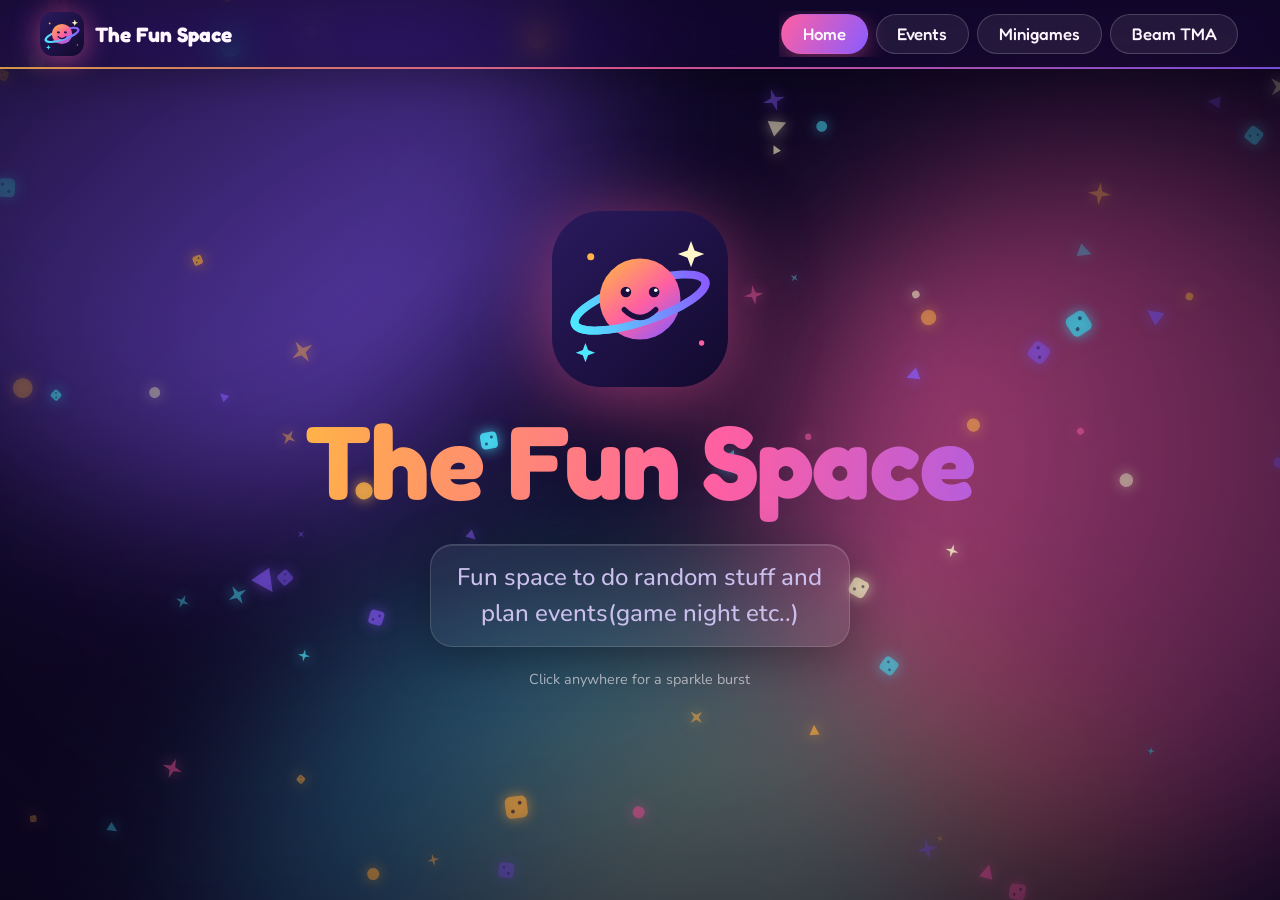
<file: index.html>
<!DOCTYPE html>
<html lang="en">
<head>
<meta charset="utf-8">
<meta name="viewport" content="width=device-width, initial-scale=1">
<title>The Fun Space</title>
<meta name="description" content="Fun space to do random stuff and plan events (game night etc..)">
<link rel="icon" href="logo.svg" type="image/svg+xml">
<link rel="preconnect" href="https://fonts.googleapis.com">
<link rel="preconnect" href="https://fonts.gstatic.com" crossorigin>
<link href="https://fonts.googleapis.com/css2?family=Fredoka:wght@500;700&family=Nunito:wght@500;700&display=swap" rel="stylesheet">
<style>
:root{
  --bg:#0f0826; --ink:#fff7ff; --muted:#cbbfee;
  --pink:#ff5fa2; --amber:#ffb347; --cyan:#4de8ff; --violet:#8a5cff;
  --display:"Fredoka","Trebuchet MS",system-ui,sans-serif;
  --body:"Nunito",system-ui,-apple-system,"Segoe UI",sans-serif;
}
*{box-sizing:border-box;margin:0}
html,body{height:100%}
body{background:var(--bg);color:var(--ink);font-family:var(--body);overflow:hidden;
  display:grid;place-items:center;text-align:center}

/* animated background */
.aurora{position:fixed;inset:0;overflow:hidden;z-index:0}
.aurora i{position:absolute;width:60vmax;height:60vmax;border-radius:50%;filter:blur(90px);opacity:.55;
  animation:drift 22s ease-in-out infinite alternate}
.aurora i:nth-child(1){background:var(--violet);left:-15vmax;top:-20vmax}
.aurora i:nth-child(2){background:var(--pink);right:-20vmax;top:10vmax;animation-duration:27s;animation-delay:-8s}
.aurora i:nth-child(3){background:var(--cyan);left:15vmax;bottom:-35vmax;opacity:.35;animation-duration:31s;animation-delay:-14s}
.aurora i:nth-child(4){background:var(--amber);right:5vmax;bottom:-40vmax;opacity:.25;animation-duration:25s;animation-delay:-4s}
@keyframes drift{to{transform:translate(12vmax,8vmax) scale(1.25) rotate(40deg)}}
canvas{position:fixed;inset:0;z-index:1}
.vignette{position:fixed;inset:0;z-index:2;pointer-events:none;
  background:radial-gradient(ellipse at center,transparent 35%,rgba(10,4,28,.75) 100%)}

/* content */
main{position:relative;z-index:3;padding:2rem;max-width:46rem;display:flex;flex-direction:column;align-items:center;gap:1.4rem}
.logo{width:clamp(120px,22vw,176px);height:auto;cursor:pointer;border-radius:28%;
  filter:drop-shadow(0 12px 40px rgba(255,95,162,.55));
  animation:pop 1s cubic-bezier(.2,1.5,.4,1) both, bob 5s ease-in-out 1s infinite;
  transition:transform .4s cubic-bezier(.2,1.6,.4,1)}
.logo:hover{transform:rotate(-8deg) scale(1.12)}
.logo:active{transform:scale(.92)}
@keyframes pop{from{transform:scale(.2) rotate(-40deg);opacity:0}}
@keyframes bob{50%{translate:0 -12px}}

h1{font-family:var(--display);font-weight:700;line-height:1;letter-spacing:-.01em;
  font-size:clamp(2.8rem,10vw,6.5rem);
  background:linear-gradient(100deg,var(--amber),var(--pink),var(--violet),var(--cyan),var(--amber));
  background-size:250% 100%;-webkit-background-clip:text;background-clip:text;color:transparent;
  animation:shine 8s linear infinite, rise .9s cubic-bezier(.2,1.4,.4,1) .4s both;
  padding-bottom:.08em}
@keyframes shine{to{background-position:-250% 0}}
@keyframes rise{from{transform:translateY(.5em) scale(.9);opacity:0}}

p{font-size:clamp(1.1rem,2.6vw,1.5rem);font-weight:500;color:var(--muted);max-width:30ch;line-height:1.5;
  padding:.9rem 1.6rem;border-radius:1.4rem;
  background:rgba(255,255,255,.06);border:1px solid rgba(255,255,255,.14);
  backdrop-filter:blur(14px);-webkit-backdrop-filter:blur(14px);
  box-shadow:0 10px 50px rgba(0,0,0,.35), inset 0 1px 0 rgba(255,255,255,.12)}
.hint{font-size:.9rem;opacity:.6}

:focus-visible{outline:3px solid var(--cyan);outline-offset:4px}
@media (prefers-reduced-motion:reduce){
  *{animation:none!important;transition:none!important}
}
</style>
</head>
<body>
<div class="aurora" aria-hidden="true"><i></i><i></i><i></i><i></i></div>
<canvas id="fx" aria-hidden="true"></canvas>
<div class="vignette" aria-hidden="true"></div>

<main>
  <img class="logo" id="logo" src="logo.svg" alt="The Fun Space logo" width="176" height="176" tabindex="0">
  <h1 id="title">The Fun Space</h1>
  <p>Fun space to do random stuff and plan events(game night etc..)</p>
  <div class="hint">Click anywhere for a sparkle burst</div>
</main>

<script>

const cv=document.getElementById('fx'),ctx=cv.getContext('2d');
const still=matchMedia('(prefers-reduced-motion: reduce)').matches;
const cols=['#ff5fa2','#ffb347','#4de8ff','#8a5cff','#fff6c9'];
let W,H,dpr,floaters=[],bursts=[],mouse={x:-999,y:-999};

function resize(){dpr=Math.min(devicePixelRatio||1,2);W=innerWidth;H=innerHeight;
  cv.width=W*dpr;cv.height=H*dpr;ctx.setTransform(dpr,0,0,dpr,0,0);
  const n=Math.round(Math.min(70,W*H/16000));
  floaters=Array.from({length:n},()=>mk(true));}
function mk(init){return{x:Math.random()*W,y:init?Math.random()*H:H+30,
  s:6+Math.random()*16,v:.15+Math.random()*.5,r:Math.random()*6.28,
  vr:(Math.random()-.5)*.02,c:cols[Math.random()*cols.length|0],
  k:Math.random()*4|0,ph:Math.random()*6.28,a:.35+Math.random()*.5}}

function shape(k,s){
  ctx.beginPath();
  if(k===0){ctx.arc(0,0,s/2,0,6.28)}                       // dot
  else if(k===1){for(let i=0;i<8;i++){const a=i*Math.PI/4,r=i%2?s*.18:s*.6;ctx.lineTo(Math.cos(a)*r,Math.sin(a)*r)}ctx.closePath()} // sparkle
  else if(k===2){ctx.moveTo(0,-s/2);ctx.lineTo(s/2,s/2);ctx.lineTo(-s/2,s/2);ctx.closePath()} // triangle
  else{ctx.roundRect(-s/2,-s/2,s,s,s*.25)}                  // die-ish square
  ctx.fill();
  if(k===3){ctx.fillStyle='rgba(15,8,38,.7)';[[-.18,-.18],[.18,.18]].forEach(([x,y])=>{ctx.beginPath();ctx.arc(x*s,y*s,s*.09,0,6.28);ctx.fill()})}
}

function frame(t){
  ctx.clearRect(0,0,W,H);
  for(const f of floaters){
    f.y-=f.v;f.r+=f.vr;f.x+=Math.sin(t/1500+f.ph)*.3;
    const dx=f.x-mouse.x,dy=f.y-mouse.y,d=Math.hypot(dx,dy);
    if(d<140){f.x+=dx/d*(140-d)*.04;f.y+=dy/d*(140-d)*.04}
    if(f.y<-30){Object.assign(f,mk(false))}
    ctx.save();ctx.translate(f.x,f.y);ctx.rotate(f.r);
    ctx.globalAlpha=f.a;ctx.fillStyle=f.c;ctx.shadowColor=f.c;ctx.shadowBlur=14;
    shape(f.k,f.s);ctx.restore();
  }
  for(let i=bursts.length-1;i>=0;i--){
    const b=bursts[i];b.vy+=.12;b.x+=b.vx;b.y+=b.vy;b.life-=.016;b.r+=.1;
    if(b.life<=0){bursts.splice(i,1);continue}
    ctx.save();ctx.translate(b.x,b.y);ctx.rotate(b.r);
    ctx.globalAlpha=b.life;ctx.fillStyle=b.c;ctx.shadowColor=b.c;ctx.shadowBlur=18;
    shape(1,b.s);ctx.restore();
  }
  if(!still)requestAnimationFrame(frame);
}
function burst(x,y){
  for(let i=0;i<26;i++){const a=Math.random()*6.28,sp=2+Math.random()*6;
    bursts.push({x,y,vx:Math.cos(a)*sp,vy:Math.sin(a)*sp-3,s:8+Math.random()*14,
      c:cols[Math.random()*cols.length|0],life:1,r:0})}
  if(still)requestAnimationFrame(frame);
}
addEventListener('resize',resize);
addEventListener('pointermove',e=>{mouse.x=e.clientX;mouse.y=e.clientY});
addEventListener('pointerdown',e=>burst(e.clientX,e.clientY));
document.getElementById('logo').addEventListener('keydown',e=>{
  if(e.key==='Enter'||e.key===' '){const r=e.target.getBoundingClientRect();burst(r.left+r.width/2,r.top+r.height/2)}});
resize();requestAnimationFrame(frame);
</script>
<script src="topbar.js"></script>
</body>
</html>
</file>
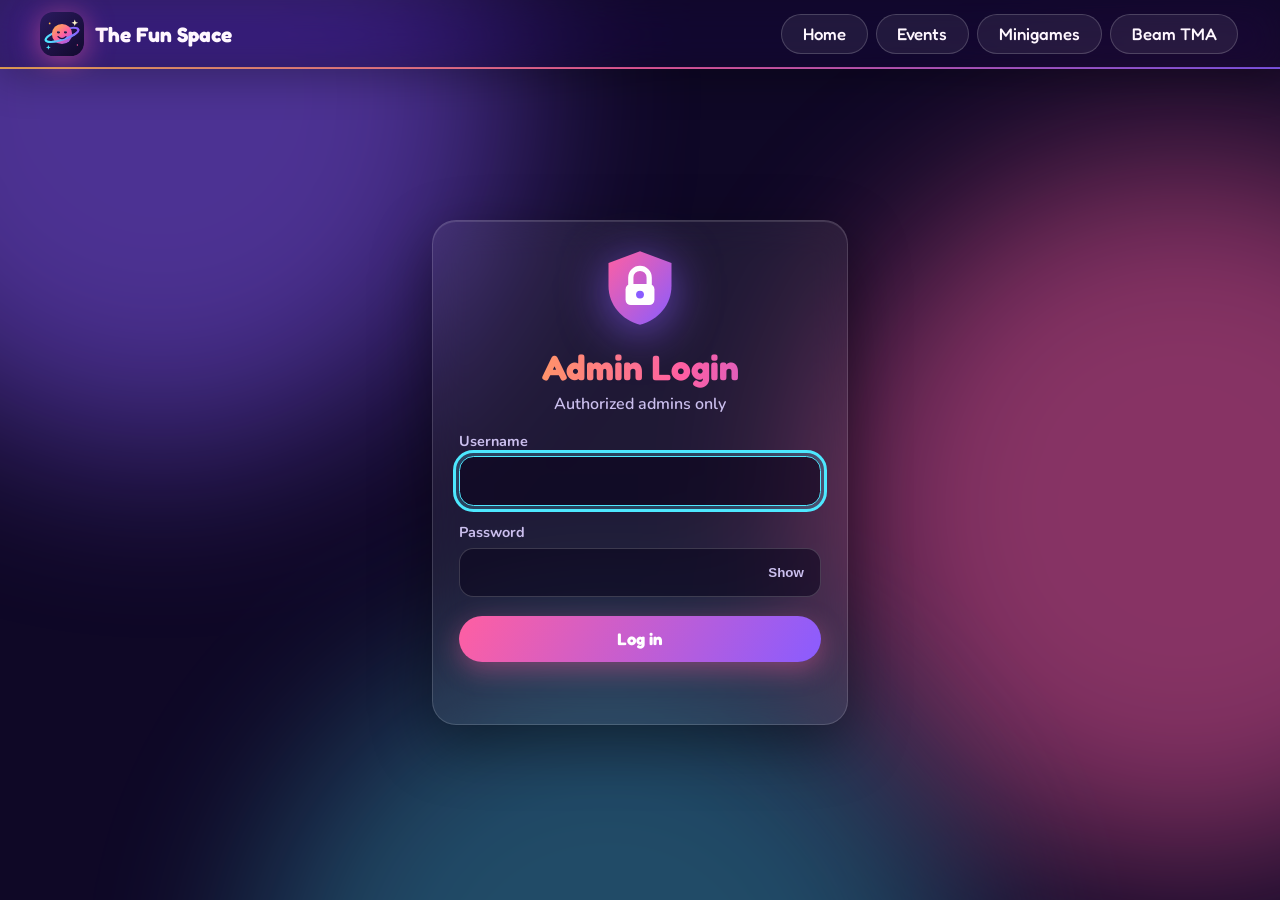
<file: admin.html>
<!DOCTYPE html>
<html lang="en"><head>
<meta charset="utf-8"><meta name="viewport" content="width=device-width, initial-scale=1">
<meta name="robots" content="noindex,nofollow">
<title>Admin Controls - The Fun Space</title>
<link rel="icon" href="logo.svg" type="image/svg+xml">
<link href="https://fonts.googleapis.com/css2?family=Fredoka:wght@500;700&family=Nunito:wght@500;700;800&display=swap" rel="stylesheet">
<link rel="stylesheet" href="auth.css">
<style>
.wrap{width:min(72rem,94vw);margin:0 auto}
.head{display:flex;flex-wrap:wrap;align-items:center;gap:.8rem 1.2rem;margin-bottom:1.4rem}
.head h1{font-size:clamp(1.9rem,5vw,2.8rem)}
.grid{display:grid;gap:1.4rem;grid-template-columns:1fr}
@media(min-width:960px){.grid.two{grid-template-columns:1.25fr 1fr}}
.card h2{font-size:1.4rem;display:flex;align-items:center;gap:.6rem;flex-wrap:wrap}
.count{margin-left:auto;font-size:.95rem;color:var(--muted);font-family:var(--body);font-weight:700}
.empty{color:var(--muted);padding:1rem .2rem}.hint{font-size:.82rem;color:var(--muted);margin-top:.5rem;line-height:1.5}
.evgrid{display:grid;gap:1.6rem;grid-template-columns:1fr}@media(min-width:900px){.evgrid{grid-template-columns:1fr 1.2fr}}
.chips{display:flex;flex-wrap:wrap;gap:.5rem;margin-top:.7rem}.chip{display:inline-flex;align-items:center;gap:.4rem;font-size:.85rem;font-weight:700;padding:.25rem .4rem .25rem .8rem;border-radius:999px;background:rgba(255,255,255,.1);border:1px solid rgba(255,255,255,.2)}
.chip button{background:rgba(255,107,129,.25);border:0;color:var(--bad);width:1.4rem;height:1.4rem;border-radius:50%;cursor:pointer;font-weight:800;line-height:1}
.row2{display:flex;gap:.6rem}.row2 select,.row2 input{flex:1;min-width:0}.row2 .btn{white-space:nowrap}
</style></head>
<body>
<div class="aurora" aria-hidden="true"><i></i><i></i><i></i></div>
<div class="wrap" id="app" hidden>
  <div class="head"><h1 class="grad">Admin Controls</h1><span id="who" class="badge"></span></div>
  <div class="grid two" id="grid">
    <section class="card"><h2><i class="dot"></i> Live viewers <span class="count" id="vcount"></span></h2>
      <div class="scroll"><table><thead><tr><th>IP address</th><th>Page</th><th>Browser</th><th>Here for</th></tr></thead><tbody id="vbody"></tbody></table></div>
      <p class="empty" id="vempty" hidden>Nobody else is on the site right now.</p>
      <p class="hint" id="vhint"></p></section>
    <section class="card" id="acc" hidden><h2>Admin accounts</h2>
      <div class="scroll"><table><thead><tr><th>Name</th><th>Level</th><th></th></tr></thead><tbody id="abody"></tbody></table></div>
      <form id="af" autocomplete="off">
        <label for="an">New admin name</label><input id="an" maxlength="24" required pattern="[A-Za-z0-9_]{3,24}" placeholder="letters, numbers, _">
        <label for="ap">Password (12+ characters)</label>
        <div class="row2"><input id="ap" type="text" minlength="12" maxlength="128" required autocomplete="new-password"><button type="button" class="btn ghost sm" id="gen">Generate</button></div>
        <label for="al">Permission level</label><select id="al"></select>
        <p class="hint"><b>1 Moderator</b> sees viewers (IPs partly hidden) &middot; <b>2 Admin</b> sees full IPs &middot; <b>3 Super Admin</b> also manages accounts below their level &middot; <b>4 Owner</b> is you.</p>
        <button class="btn" id="ab" style="margin-top:1rem">Add admin</button><div class="msg" id="am" role="alert"></div>
      </form></section>
  </div>
  <section class="card" id="evc" hidden style="margin-top:1.4rem"><h2>Events</h2>
    <div class="evgrid">
      <form id="ef" autocomplete="off">
        <label for="en">Event name</label><input id="en" maxlength="80" required placeholder="Game night">
        <label for="es">Discord server</label>
        <div class="row2"><select id="es" required></select><button type="button" class="btn ghost sm" id="addsrv">+ Server</button></div>
        <div id="srvbox" hidden><label for="sl">Server invite link</label>
          <div class="row2"><input id="sl" placeholder="https://discord.gg/xxxxxxx"><button type="button" class="btn sm" id="srvok">Save</button></div>
          <p class="hint">Use a permanent invite (never expires). The site reads the server's name and logo from it.</p></div>
        <div class="chips" id="chips"></div>
        <label for="st">Starts</label><input id="st" type="datetime-local" required>
        <label for="ee">Ends (optional - defaults to 3 hours later)</label><input id="ee" type="datetime-local">
        <label for="ed">Description</label><textarea id="ed" maxlength="1000" required placeholder="What's happening, what to bring, who's invited..."></textarea>
        <button class="btn" id="eb" style="margin-top:1rem">Add event</button><div class="msg" id="em" role="alert"></div>
      </form>
      <div><div class="scroll"><table><thead><tr><th>Event</th><th>Server</th><th>Starts</th><th></th></tr></thead><tbody id="ebody"></tbody></table></div>
        <p class="empty" id="eempty" hidden>No upcoming events yet.</p>
        <p class="hint">Times use this computer's timezone; visitors see events in their own. Events disappear from the public page when they end.</p></div>
    </div></section>
</div>
<script src="topbar.js"></script>
<script>
const $=id=>document.getElementById(id),F=window.FunSpace;
const esc=s=>String(s).replace(/[&<>"']/g,c=>({'&':'&amp;','<':'&lt;','>':'&gt;','"':'&quot;',"'":'&#39;'}[c]));
const LV={1:'Moderator',2:'Admin',3:'Super Admin',4:'Owner'};let me;
function toast(t,bad){const d=document.createElement('div');d.className='toast'+(bad?' bad':'');d.textContent=t;document.body.append(d);setTimeout(()=>d.remove(),2800)}
const browser=u=>{u=u||'';const b=/Edg\//.test(u)?'Edge':/OPR\//.test(u)?'Opera':/Firefox\//.test(u)?'Firefox':/Chrome\//.test(u)?'Chrome':/Safari\//.test(u)?'Safari':'Other';
  const o=/Windows/.test(u)?'Windows':/iPhone|iPad/.test(u)?'iOS':/Android/.test(u)?'Android':/Mac OS/.test(u)?'macOS':/Linux/.test(u)?'Linux':'';return b+(o?' / '+o:'')};
const ago=ms=>{const s=Math.max(0,Math.round(ms/1000));return s<60?s+'s':s<3600?Math.floor(s/60)+'m':Math.floor(s/3600)+'h '+Math.floor(s%3600/60)+'m'};

async function viewers(){
  try{const d=await F.call('/api/viewers');
    $('vcount').textContent=d.viewers.length+' online';$('vempty').hidden=d.viewers.length>0;
    $('vbody').innerHTML=d.viewers.map(v=>`<tr class="row"><td class="mono">${esc(v.ip)}</td><td>${esc(v.page)}</td><td>${esc(browser(v.ua))}</td><td>${ago(d.now-v.first)}</td></tr>`).join('');
  }catch(e){}
}
async function admins(){
  const d=await F.call('/api/admins');
  $('abody').innerHTML=d.admins.map(a=>`<tr class="row"><td>${esc(a.name)}</td><td><span class="badge l${a.level}">${esc(LV[a.level])}</span></td>
    <td>${a.level<me.level?`<button class="btn danger sm" data-del="${esc(a.name)}">Remove</button>`:''}</td></tr>`).join('');
}
$('abody').onclick=async e=>{const n=e.target.dataset.del;if(!n||!confirm('Remove admin "'+n+'"?'))return;
  try{await F.call('/api/admins/'+encodeURIComponent(n),{method:'DELETE'});toast('Removed '+n);admins()}catch(x){toast(x.message,1)}};
$('gen').onclick=()=>{const c='ABCDEFGHJKLMNPQRSTUVWXYZabcdefghijkmnopqrstuvwxyz23456789!@#$%&*';
  $('ap').value=[...crypto.getRandomValues(new Uint8Array(18))].map(x=>c[x%c.length]).join('')};
$('af').onsubmit=async e=>{e.preventDefault();$('am').textContent='';$('am').className='msg';$('ab').disabled=true;
  try{await F.call('/api/admins',{method:'POST',body:{name:$('an').value.trim(),password:$('ap').value,level:+$('al').value}});
    toast('Added '+$('an').value.trim()+' - share their password privately');$('am').className='msg ok';$('am').textContent='Account created.';$('af').reset();admins()}
  catch(x){$('am').textContent=x.message}finally{$('ab').disabled=false}};

const dc={};
function srvName(code){return dc[code]||(dc[code]=fetch('https://discord.com/api/v10/invites/'+encodeURIComponent(code)).then(r=>r.json()).then(d=>(d.guild&&d.guild.name)||code).catch(()=>code))}
const stamp=ms=>new Date(ms).toLocaleString([],{dateStyle:'medium',timeStyle:'short'});
async function loadEvents(){
  const[s,e]=await Promise.all([F.call('/api/servers'),F.call('/api/events')]);
  const names=await Promise.all(s.servers.map(x=>srvName(x.code))),by={};s.servers.forEach((x,i)=>by[x.code]=names[i]);
  $('es').innerHTML=s.servers.length?s.servers.map((x,i)=>`<option value="${esc(x.code)}">${esc(names[i])}</option>`).join(''):'<option value="">Add a server first</option>';
  $('chips').innerHTML=s.servers.map((x,i)=>`<span class="chip">${esc(names[i])}<button type="button" data-rs="${esc(x.code)}" aria-label="Remove ${esc(names[i])}">×</button></span>`).join('');
  $('eempty').hidden=e.events.length>0;
  $('ebody').innerHTML=e.events.map(v=>`<tr class="row"><td>${esc(v.name)}</td><td>${esc(by[v.server]||v.server)}</td><td>${esc(stamp(v.starts))}</td><td><button class="btn danger sm" data-re="${v.id}">Remove</button></td></tr>`).join('');
}
$('addsrv').onclick=()=>{$('srvbox').hidden=!$('srvbox').hidden};
$('srvok').onclick=async()=>{const m=$('sl').value.trim().match(/(?:discord\.gg\/|discord\.com\/invite\/)?([A-Za-z0-9-]{2,32})\/?$/);
  if(!m)return toast('Paste a Discord invite link',1);
  try{await F.call('/api/servers',{method:'POST',body:{code:m[1]}});$('sl').value='';$('srvbox').hidden=true;toast('Server saved');loadEvents()}catch(x){toast(x.message,1)}};
$('chips').onclick=async e=>{const c=e.target.dataset.rs;if(!c||!confirm('Remove this server from the list?'))return;
  try{await F.call('/api/servers/'+encodeURIComponent(c),{method:'DELETE'});toast('Server removed');loadEvents()}catch(x){toast(x.message,1)}};
$('ebody').onclick=async e=>{const id=e.target.dataset.re;if(!id||!confirm('Remove this event?'))return;
  try{await F.call('/api/events/'+id,{method:'DELETE'});toast('Event removed');loadEvents()}catch(x){toast(x.message,1)}};
$('ef').onsubmit=async e=>{e.preventDefault();$('em').textContent='';$('em').className='msg';$('eb').disabled=true;
  try{const b={name:$('en').value.trim(),server:$('es').value,starts:new Date($('st').value).getTime(),description:$('ed').value.trim()};
    if($('ee').value)b.ends=new Date($('ee').value).getTime();
    await F.call('/api/events',{method:'POST',body:b});toast('Event added');$('em').className='msg ok';$('em').textContent='Event is live on the Events page.';
    const sv=$('es').value;$('ef').reset();$('es').value=sv;loadEvents()}
  catch(x){$('em').textContent=x.message}finally{$('eb').disabled=false}};

(async()=>{
  if(!F.api||!sessionStorage.getItem('fs_token'))return location.replace('login.html');
  try{me=await F.call('/api/me')}catch{return location.replace('login.html')}
  $('who').textContent=me.name+' · '+me.levelName;$('who').className='badge l'+me.level;
  $('vhint').textContent=me.level>=2?'Visitors on the same network can appear as one IP.':'Your level sees partly hidden IPs.';
  if(me.level>=3){$('acc').hidden=false;
    $('al').innerHTML=Object.keys(LV).filter(l=>l<me.level).map(l=>`<option value="${l}">${l} - ${LV[l]}</option>`).join('');admins()}
  else $('grid').classList.remove('two');
  if(me.level>=2){$('evc').hidden=false;loadEvents()}
  $('app').hidden=false;viewers();setInterval(()=>{if(!document.hidden)viewers()},8000);
})();
</script></body></html>
</file>
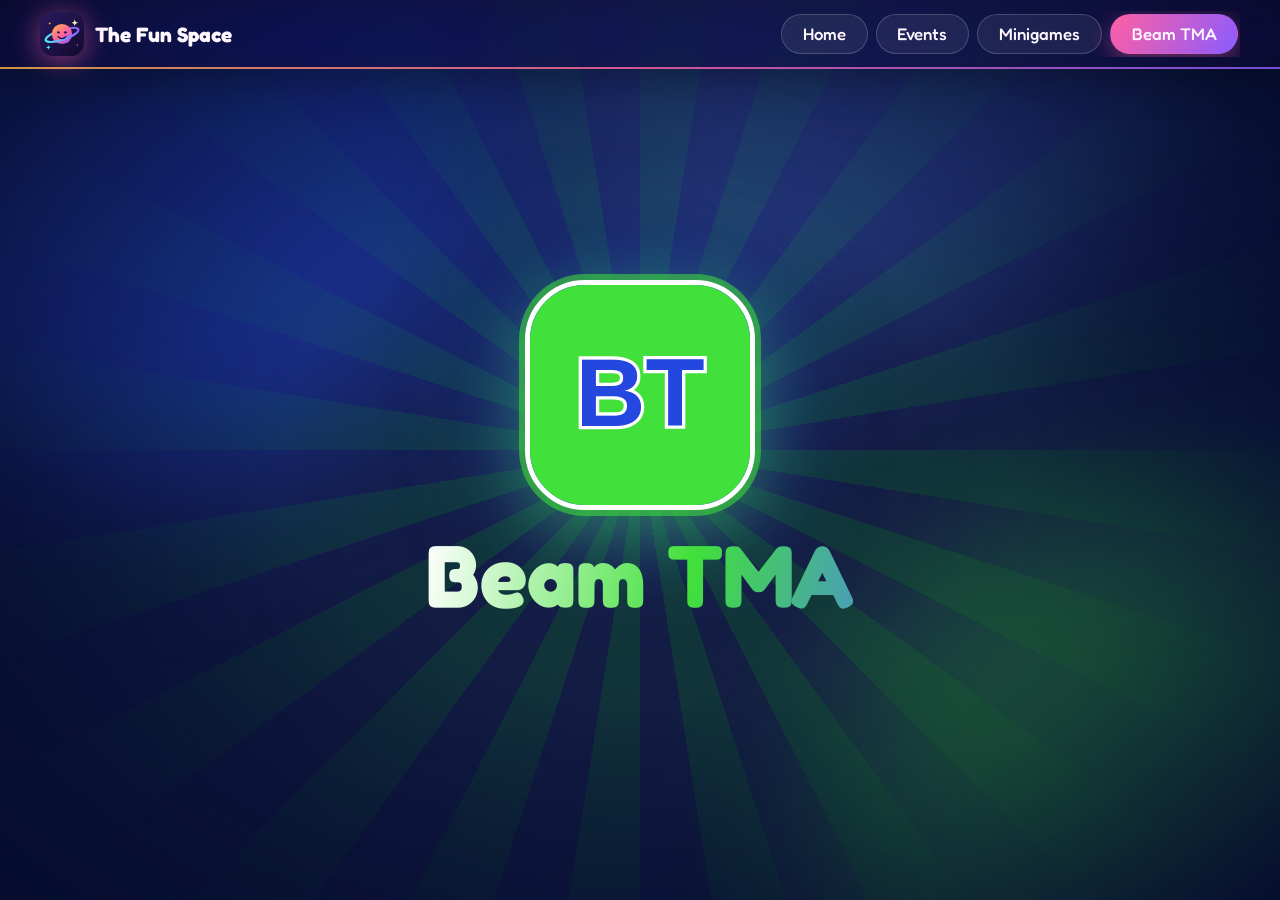
<file: beam-tma.html>
<!DOCTYPE html>
<html lang="en">
<head>
<meta charset="utf-8">
<meta name="viewport" content="width=device-width, initial-scale=1">
<title>Beam TMA - The Fun Space</title>
<meta name="description" content="Beam TMA Discord server">
<link rel="icon" href="logo.svg" type="image/svg+xml">
<link rel="preconnect" href="https://fonts.googleapis.com">
<link rel="preconnect" href="https://fonts.gstatic.com" crossorigin>
<link href="https://fonts.googleapis.com/css2?family=Fredoka:wght@500;700&family=Nunito:wght@500;700&display=swap" rel="stylesheet">
<style>
/* Theme colors. These defaults are replaced by colors read from the server icon. */
@property --c1{syntax:"<color>";inherits:true;initial-value:#2447e0}  /* main color   */
@property --c2{syntax:"<color>";inherits:true;initial-value:#41e03a}  /* second color */
@property --c3{syntax:"<color>";inherits:true;initial-value:#4f78ff}  /* third color  */
@property --bg{syntax:"<color>";inherits:true;initial-value:#08113a}  /* dark backdrop */
:root{
  transition:--c1 1.2s ease,--c2 1.2s ease,--c3 1.2s ease,--bg 1.2s ease;
  --white:#ffffff;
  --display:"Fredoka","Trebuchet MS",system-ui,sans-serif;
  --body:"Nunito",system-ui,-apple-system,"Segoe UI",sans-serif;
}
*{box-sizing:border-box;margin:0}
html,body{height:100%}
body{background:var(--bg);color:var(--white);font-family:var(--body);overflow:hidden;
  display:grid;place-items:center;text-align:center;padding-top:var(--topbar-h,72px)}

/* background: spinning burst + glowing orbs, all in the icon's colors */
.burst{position:fixed;left:50%;top:50%;width:220vmax;height:220vmax;translate:-50% -50%;z-index:0;
  background:repeating-conic-gradient(from 0deg,color-mix(in srgb,var(--c2) 24%,transparent) 0 9deg,rgba(255,255,255,.07) 9deg 18deg);
  -webkit-mask-image:radial-gradient(circle,#000 0,transparent 38%);mask-image:radial-gradient(circle,#000 0,transparent 38%);
  animation:spin 80s linear infinite}
@keyframes spin{to{rotate:360deg}}
.orbs{position:fixed;inset:0;overflow:hidden;z-index:0}
.orbs i{position:absolute;width:55vmax;height:55vmax;border-radius:50%;filter:blur(90px);opacity:.5;animation:drift 24s ease-in-out infinite alternate}
.orbs i:nth-child(1){background:var(--c1);left:-15vmax;top:-18vmax}
.orbs i:nth-child(2){background:var(--c2);right:-20vmax;bottom:-25vmax;opacity:.38;animation-duration:30s;animation-delay:-9s}
.orbs i:nth-child(3){background:var(--c3);right:5vmax;top:-30vmax;opacity:.3;animation-duration:27s;animation-delay:-14s}
@keyframes drift{to{transform:translate(10vmax,8vmax) scale(1.25)}}
.vignette{position:fixed;inset:0;z-index:1;pointer-events:none;
  background:radial-gradient(ellipse at center,transparent 40%,color-mix(in srgb,var(--bg) 80%,#000) 100%)}

main{position:relative;z-index:2;padding:1.5rem;display:flex;flex-direction:column;align-items:center;gap:1.3rem}

/* logo (fetched live from Discord) */
.logo-wrap{perspective:700px}
.logo{display:block;width:clamp(150px,26vw,230px);height:auto;aspect-ratio:1;border-radius:26%;
  border:5px solid var(--white);background:var(--c1);
  box-shadow:0 0 0 6px color-mix(in srgb,var(--c2) 55%,transparent),
             0 20px 70px color-mix(in srgb,var(--c2) 45%,transparent),
             0 0 120px color-mix(in srgb,var(--c1) 70%,transparent);
  animation:pop .9s cubic-bezier(.2,1.5,.4,1) both, bob 5s ease-in-out 1s infinite;
  transition:transform .15s ease-out;transform-style:preserve-3d}
@keyframes pop{from{scale:.3;rotate:-30deg;opacity:0}}
@keyframes bob{50%{translate:0 -12px}}

h1{font-family:var(--display);font-weight:700;line-height:1;font-size:clamp(2.6rem,9vw,5.5rem);
  background:linear-gradient(100deg,var(--white),var(--c2),var(--c3),var(--white),var(--c2));
  background-size:250% 100%;-webkit-background-clip:text;background-clip:text;color:transparent;
  animation:shine 7s linear infinite,rise .9s cubic-bezier(.2,1.4,.4,1) .35s both;padding-bottom:.08em}
@keyframes shine{to{background-position:-250% 0}}
@keyframes rise{from{transform:translateY(.5em) scale(.9);opacity:0}}

.stats{display:flex;gap:.8rem;flex-wrap:wrap;justify-content:center;min-height:2.6rem}
.chip{display:inline-flex;align-items:center;gap:.5rem;font-weight:700;font-size:1.05rem;padding:.5rem 1.1rem;border-radius:999px;
  background:rgba(255,255,255,.1);border:1px solid rgba(255,255,255,.22);backdrop-filter:blur(12px);-webkit-backdrop-filter:blur(12px)}
.dot{width:.7rem;height:.7rem;border-radius:50%;background:var(--c2);box-shadow:0 0 12px var(--c2);animation:pulse 1.8s ease-in-out infinite}
.dot.grey{background:#b8c2ee;box-shadow:none;animation:none}
@keyframes pulse{50%{scale:1.5;opacity:.6}}

@media (prefers-reduced-motion:reduce){*{animation:none!important;transition:none!important}}
</style>
</head>
<body>
<div class="burst" aria-hidden="true"></div>
<div class="orbs" aria-hidden="true"><i></i><i></i><i></i></div>
<div class="vignette" aria-hidden="true"></div>

<main>
  <div class="logo-wrap">
    <!-- src is filled in live from Discord; the inline SVG is only a fallback -->
    <img class="logo" id="logo" alt="Beam TMA server icon" width="230" height="230"
      src="data:image/svg+xml,%3Csvg xmlns='http://www.w3.org/2000/svg' viewBox='0 0 100 100'%3E%3Crect width='100' height='100' fill='%2341e03a'/%3E%3Ctext x='50' y='64' font-family='Arial Black,sans-serif' font-size='44' font-weight='900' text-anchor='middle' fill='%232447e0' stroke='white' stroke-width='3' paint-order='stroke'%3EBT%3C/text%3E%3C/svg%3E">
  </div>
  <h1 id="name">Beam TMA</h1>
  <div class="stats" id="stats" aria-live="polite"></div>
</main>

<script>
const INVITE='TEhzy6FHdA';
const $=id=>document.getElementById(id);

/* ---------- color helpers ---------- */
const clamp=(v,a,b)=>Math.min(b,Math.max(a,v));
function rgb2hsl(r,g,b){r/=255;g/=255;b/=255;const mx=Math.max(r,g,b),mn=Math.min(r,g,b),d=mx-mn,l=(mx+mn)/2;
  let h=0,s=0;if(d){s=d/(1-Math.abs(2*l-1));
    h=mx===r?((g-b)/d)%6:mx===g?(b-r)/d+2:(r-g)/d+4;h=(h*60+360)%360}
  return[h,s,l]}
const hsl=(h,s,l)=>`hsl(${Math.round(h)} ${Math.round(s*100)}% ${Math.round(l*100)}%)`;
const hueGap=(a,b)=>{const d=Math.abs(a-b)%360;return d>180?360-d:d};

/* Read the icon's pixels and find its 3 most dominant, distinct, vivid colors */
function paletteFrom(img){
  const S=64,c=document.createElement('canvas');c.width=c.height=S;
  const x=c.getContext('2d',{willReadFrequently:true});x.drawImage(img,0,0,S,S);
  const px=x.getImageData(0,0,S,S).data,B=24,bins=Array.from({length:B},()=>({w:0,h:0,s:0,l:0}));
  let vivid=0;
  for(let i=0;i<px.length;i+=4){
    if(px[i+3]<128)continue;
    const[h,s,l]=rgb2hsl(px[i],px[i+1],px[i+2]);
    const w=s*(1-Math.abs(2*l-1)); // favors saturated, mid-brightness pixels
    if(s<.25||l<.15||l>.9)continue;
    const b=bins[Math.floor(h/(360/B))%B];b.w+=w;b.s+=s*w;b.l+=l*w;
    // average hue on a circle-safe basis by weighting within the bin
    b.h+=h*w;vivid+=w;
  }
  const top=bins.filter(b=>b.w>0).map(b=>({w:b.w,h:b.h/b.w,s:b.s/b.w,l:b.l/b.w})).sort((a,b)=>b.w-a.w);
  if(!top.length||vivid<5)return null; // grayscale/empty icon: keep default colors
  const picks=[top[0]];
  for(const t of top){if(picks.length>=3)break;if(picks.every(p=>hueGap(p.h,t.h)>=40))picks.push(t)}
  while(picks.length<3){const p=picks[picks.length-1];picks.push({h:(p.h+40*picks.length)%360,s:p.s,l:p.l})}
  return picks;
}
function applyPalette(p){
  const r=document.documentElement.style,[a,b,c]=p;
  r.setProperty('--c1',hsl(a.h,clamp(a.s,.55,.95),clamp(a.l,.35,.58)));
  r.setProperty('--c2',hsl(b.h,clamp(b.s,.6,1),clamp(b.l,.5,.66)));
  r.setProperty('--c3',hsl(c.h,clamp(c.s,.55,1),clamp(c.l,.55,.7)));
  r.setProperty('--bg',hsl(a.h,.6,.09));
}

/* ---------- live data from Discord (public invite endpoint, no login) ---------- */
fetch(`https://discord.com/api/v10/invites/${INVITE}?with_counts=true`)
  .then(r=>{if(!r.ok)throw 0;return r.json()})
  .then(d=>{
    const g=d.guild||{};
    if(g.icon){
      const url=`https://cdn.discordapp.com/icons/${g.id}/${g.icon}.${g.icon.startsWith('a_')?'gif':'png'}?size=512`;
      $('logo').src=url;
      const probe=new Image();probe.crossOrigin='anonymous';  // lets us read the pixels
      probe.onload=()=>{try{const p=paletteFrom(probe);if(p)applyPalette(p)}catch(e){}};
      probe.src=url;
    }
    if(g.name){$('name').textContent=g.name;document.title=g.name+' - The Fun Space'}
    const n=v=>Number(v).toLocaleString();let html='';
    if(d.approximate_presence_count!=null)html+=`<span class="chip"><i class="dot"></i>${n(d.approximate_presence_count)} online</span>`;
    if(d.approximate_member_count!=null)html+=`<span class="chip"><i class="dot grey"></i>${n(d.approximate_member_count)} members</span>`;
    $('stats').innerHTML=html;
  })
  .catch(()=>{/* Discord unreachable: fallback logo, name and default colors stay */});

/* 3D tilt on the logo */
const logo=$('logo');
addEventListener('pointermove',e=>{
  if(matchMedia('(prefers-reduced-motion: reduce)').matches)return;
  const x=(e.clientX/innerWidth-.5)*2,y=(e.clientY/innerHeight-.5)*2;
  logo.style.transform=`rotateY(${x*14}deg) rotateX(${-y*14}deg)`;
});
</script>
<script src="topbar.js"></script>
</body>
</html>
</file>
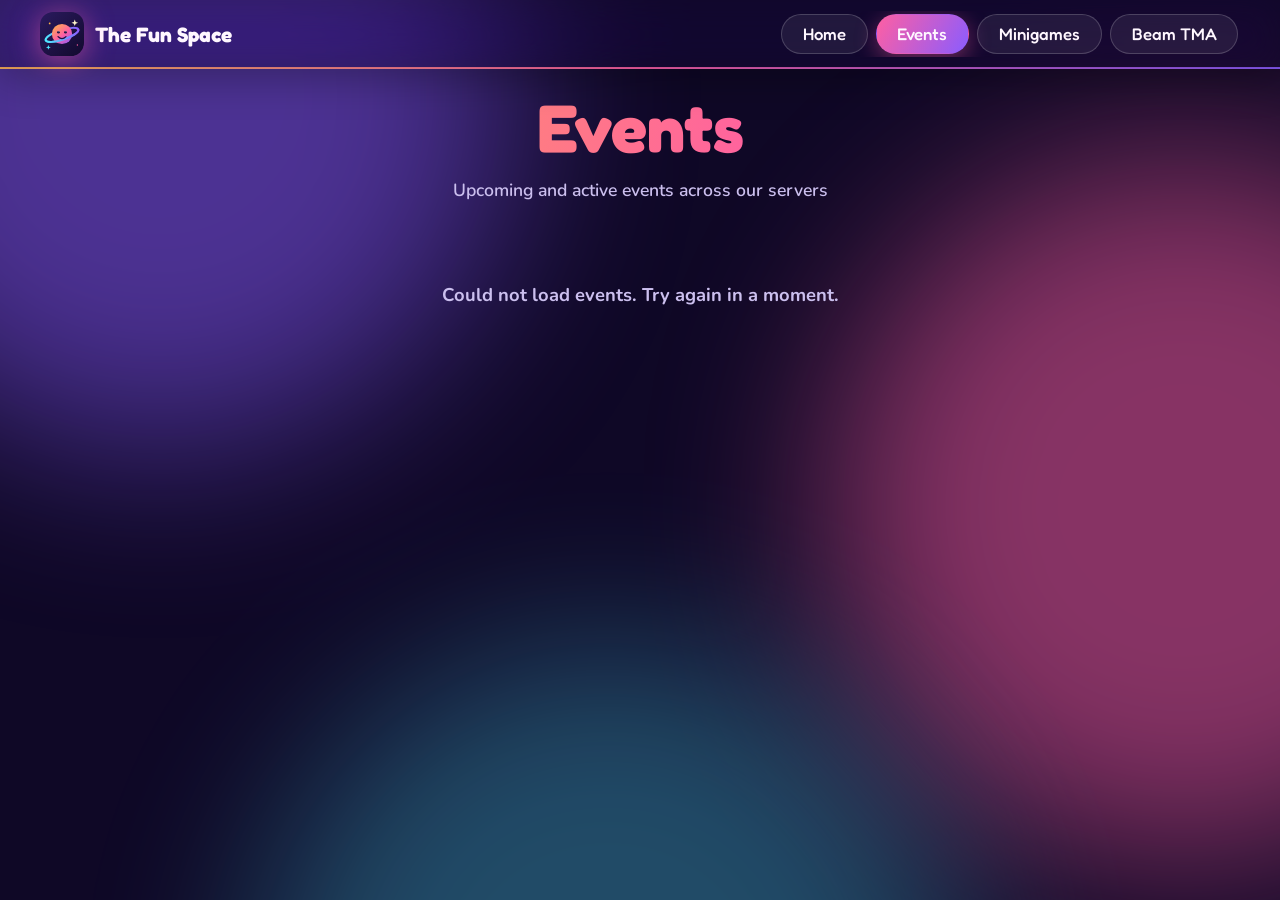
<file: events.html>
<!DOCTYPE html>
<html lang="en"><head>
<meta charset="utf-8"><meta name="viewport" content="width=device-width, initial-scale=1">
<title>Events - The Fun Space</title>
<meta name="description" content="Upcoming and active events across our Discord servers">
<link rel="icon" href="logo.svg" type="image/svg+xml">
<link href="https://fonts.googleapis.com/css2?family=Fredoka:wght@500;700&family=Nunito:wght@500;700;800&display=swap" rel="stylesheet">
<link rel="stylesheet" href="auth.css">
<style>
.wrap{width:min(74rem,94vw);margin:0 auto}
.top{text-align:center;margin-bottom:2rem}
.top h1{font-size:clamp(2.4rem,7vw,4.2rem);line-height:1.05;padding-bottom:.1em}.top p{color:var(--muted);font-weight:600;margin-top:.5rem;font-size:1.1rem}
.cards{display:grid;gap:1.4rem;grid-template-columns:repeat(auto-fill,minmax(min(100%,21rem),1fr))}
.ev{position:relative;display:flex;flex-direction:column;gap:1rem;animation-delay:calc(var(--i)*80ms);transition:transform .3s cubic-bezier(.2,1.4,.4,1),box-shadow .3s}
.ev:hover{transform:translateY(-6px);box-shadow:0 26px 70px rgba(138,92,255,.4),inset 0 1px 0 rgba(255,255,255,.15)}
.ev.live{border-color:transparent;background:linear-gradient(rgba(26,12,64,.85),rgba(26,12,64,.85)) padding-box,linear-gradient(120deg,var(--ok),var(--cyan),var(--pink),var(--ok)) border-box;background-size:auto,300% 100%;animation:rise .7s cubic-bezier(.2,1.2,.4,1) both,flow 6s linear infinite}
@keyframes flow{to{background-position:0 0,-300% 0}}
.srv{display:flex;align-items:center;gap:.7rem}
.srv img,.srv .ph{width:46px;height:46px;border-radius:30%;flex:none;object-fit:cover;border:2px solid rgba(255,255,255,.7);box-shadow:0 4px 16px rgba(0,0,0,.4)}
.srv .ph{display:grid;place-items:center;font-family:var(--display);font-weight:700;font-size:1.2rem;background:linear-gradient(135deg,var(--violet),var(--pink))}
.srv b{font-weight:800;line-height:1.2;overflow-wrap:anywhere}
.pill{margin-left:auto;flex:none;font-size:.75rem;font-weight:800;letter-spacing:.06em;text-transform:uppercase;padding:.3rem .8rem;border-radius:999px;background:rgba(77,232,255,.18);border:1px solid var(--cyan);color:var(--cyan);display:inline-flex;align-items:center;gap:.4rem}
.live .pill{background:rgba(93,255,176,.18);border-color:var(--ok);color:var(--ok)}
.main{display:flex;gap:1rem;align-items:center}
.tile{flex:none;width:64px;border-radius:1rem;overflow:hidden;text-align:center;background:#fff;color:#1a0f40;box-shadow:0 8px 22px rgba(0,0,0,.4)}
.tile i{display:block;font-style:normal;font-size:.7rem;font-weight:800;letter-spacing:.1em;background:linear-gradient(120deg,var(--pink),var(--violet));color:#fff;padding:.2rem 0}
.tile span{display:block;font-family:var(--display);font-weight:700;font-size:1.9rem;line-height:1.3}
.ev h2{font-size:1.5rem;line-height:1.15;overflow-wrap:anywhere}
.when{color:var(--muted);font-weight:700;font-size:.92rem;margin-top:.25rem;line-height:1.4}
.desc{white-space:pre-wrap;overflow-wrap:anywhere;line-height:1.55;color:#eee6ff;border-top:1px solid rgba(255,255,255,.12);padding-top:.9rem}
.cd{margin-top:auto;font-weight:800;font-size:.9rem;color:var(--amber)}.live .cd{color:var(--ok)}
.state{text-align:center;color:var(--muted);font-weight:700;padding:3rem 1rem;font-size:1.15rem}
.sk{height:15rem;border-radius:1.5rem;background:linear-gradient(100deg,rgba(255,255,255,.05) 30%,rgba(255,255,255,.14) 50%,rgba(255,255,255,.05) 70%);background-size:300% 100%;animation:sk 1.4s linear infinite}
@keyframes sk{to{background-position:-300% 0}}
</style></head>
<body>
<div class="aurora" aria-hidden="true"><i></i><i></i><i></i></div>
<div class="wrap">
  <div class="top"><h1 class="grad">Events</h1><p>Upcoming and active events across our servers</p></div>
  <div class="cards" id="cards" aria-live="polite"><div class="sk"></div><div class="sk"></div><div class="sk"></div></div>
</div>
<script src="topbar.js"></script>
<script>
const F=window.FunSpace,$=id=>document.getElementById(id);
const esc=s=>String(s).replace(/[&<>"']/g,c=>({'&':'&amp;','<':'&lt;','>':'&gt;','"':'&quot;',"'":'&#39;'}[c]));
const info={};  // live server name + logo from Discord (cached per invite)
const srv=c=>info[c]||(info[c]=fetch('https://discord.com/api/v10/invites/'+encodeURIComponent(c)).then(r=>r.ok?r.json():Promise.reject()).then(d=>{const g=d.guild||{};
  return{name:g.name||'Discord server',icon:g.icon?`https://cdn.discordapp.com/icons/${g.id}/${g.icon}.${g.icon.startsWith('a_')?'gif':'png'}?size=128`:null}}).catch(()=>({name:'Discord server',icon:null})));
let events=[],skew=0;
const rel=ms=>{const m=Math.max(1,Math.round(ms/60000)),d=Math.floor(m/1440),h=Math.floor(m%1440/60);
  return d?`${d}d ${h}h`:h?`${h}h ${m%60}m`:`${m}m`};
function card(v,i,s){
  const t=Date.now()+skew,live=v.starts<=t,a=new Date(v.starts),b=new Date(v.ends);
  const day=a.toLocaleDateString([],{weekday:'long',month:'long',day:'numeric',year:'numeric'});
  const tm=a.toLocaleTimeString([],{hour:'numeric',minute:'2-digit',timeZoneName:'short'});
  const end=b.toLocaleString([],{weekday:'short',hour:'numeric',minute:'2-digit'});
  const logo=s.icon?`<img src="${esc(s.icon)}" alt="" width="46" height="46" loading="lazy">`:`<div class="ph" aria-hidden="true">${esc(s.name.trim().charAt(0).toUpperCase())}</div>`;
  return `<article class="card ev${live?' live':''}" style="--i:${i}">
    <div class="srv">${logo}<b>${esc(s.name)}</b><span class="pill">${live?'<i class="dot"></i>Live now':'Upcoming'}</span></div>
    <div class="main"><div class="tile" aria-hidden="true"><i>${esc(a.toLocaleDateString([],{month:'short'}).toUpperCase())}</i><span>${a.getDate()}</span></div>
      <div><h2>${esc(v.name)}</h2><div class="when">${esc(day)}<br>${esc(tm)} &middot; ends ${esc(end)}</div></div></div>
    ${v.description?`<div class="desc">${esc(v.description)}</div>`:''}
    <div class="cd">${live?'Ends in '+rel(v.ends-t):'Starts in '+rel(v.starts-t)}</div></article>`;
}
async function draw(){
  const list=events.filter(v=>v.ends>Date.now()+skew);
  if(!list.length){$('cards').innerHTML='<div class="state" style="grid-column:1/-1">No upcoming events right now. Check back soon!</div>';return}
  const s=await Promise.all(list.map(v=>srv(v.server)));
  $('cards').innerHTML=list.map((v,i)=>card(v,i,s[i])).join('');
}
async function load(first){
  if(!F.api){$('cards').innerHTML='<div class="state" style="grid-column:1/-1">The events backend is not connected yet.</div>';return}
  try{const r=await fetch(F.api+'/api/events');if(!r.ok)throw 0;const d=await r.json();events=d.events;skew=d.now-Date.now();await draw()}
  catch{if(first)$('cards').innerHTML='<div class="state" style="grid-column:1/-1">Could not load events. Try again in a moment.</div>'}
}
load(true);setInterval(()=>load(false),60000);setInterval(()=>{if(events.length&&!document.hidden){const y=scrollY;draw().then(()=>scrollTo(0,y))}},30000);
</script></body></html>
</file>
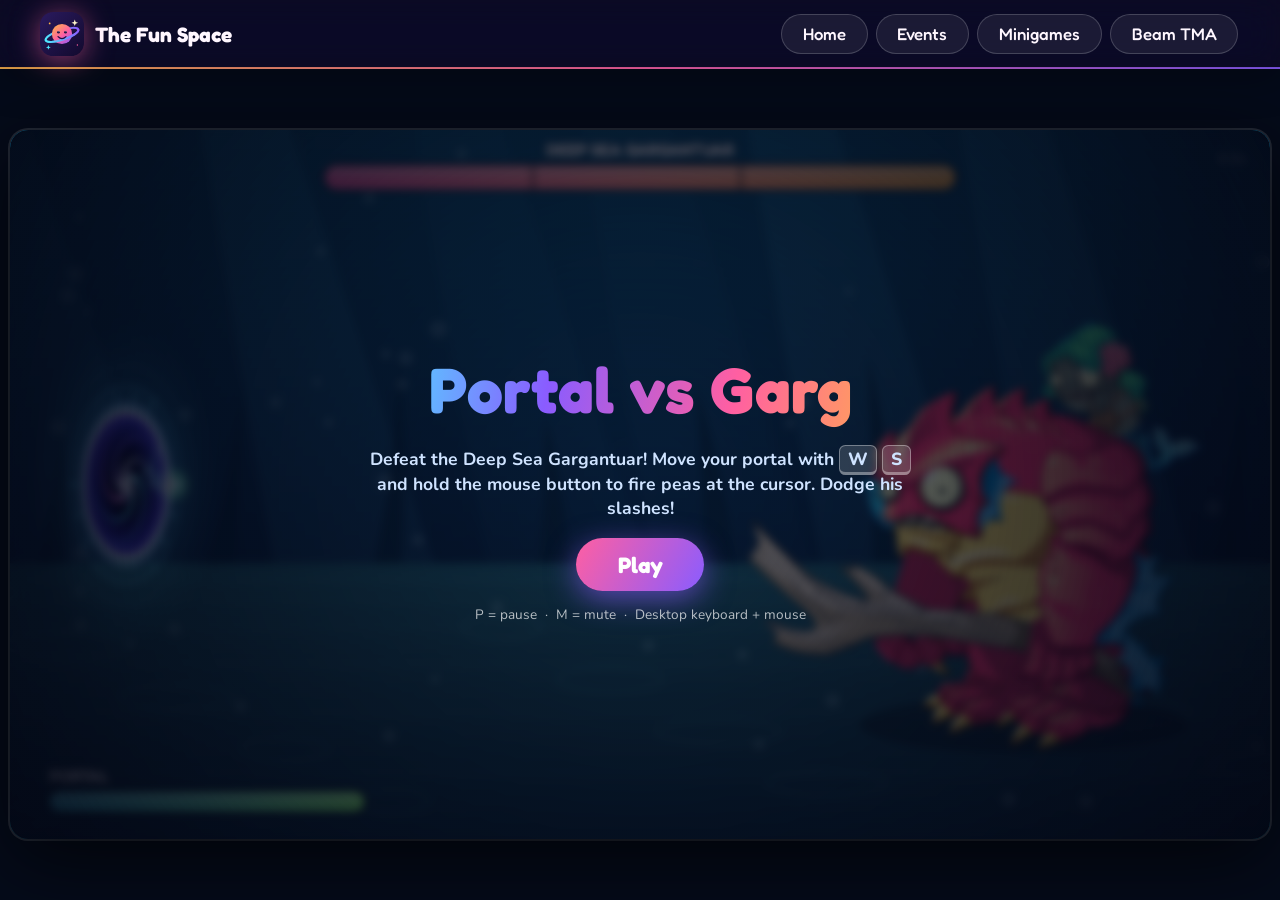
<file: garg-battle.html>
<!DOCTYPE html>
<html lang="en"><head>
<meta charset="utf-8"><meta name="viewport" content="width=device-width, initial-scale=1">
<title>Portal vs Garg - The Fun Space</title>
<link rel="icon" href="logo.svg" type="image/svg+xml">
<link href="https://fonts.googleapis.com/css2?family=Fredoka:wght@500;700&family=Nunito:wght@600;800&display=swap" rel="stylesheet">
<style>
*{box-sizing:border-box;margin:0}
body{background:#050b1a;color:#fff;font-family:"Nunito",system-ui,sans-serif;padding-top:var(--topbar-h,72px);min-height:100vh;display:grid;place-items:center;overflow:hidden}
#stage{position:relative;line-height:0;border-radius:18px;overflow:hidden;box-shadow:0 20px 80px rgba(0,0,0,.7),0 0 0 2px rgba(255,255,255,.12)}
canvas{display:block;cursor:none;background:#06304a}
#ov{position:absolute;inset:0;display:grid;place-items:center;background:radial-gradient(circle,rgba(5,15,40,.55),rgba(3,6,20,.92));backdrop-filter:blur(4px);text-align:center;line-height:1.4;transition:opacity .3s}
#ov.hide{opacity:0;pointer-events:none}
#ov h1{font-family:"Fredoka",sans-serif;font-size:clamp(2rem,6vw,4rem);background:linear-gradient(100deg,#4de8ff,#8a5cff,#ff5fa2,#ffb347);-webkit-background-clip:text;background-clip:text;color:transparent;padding-bottom:.1em}
#ov p{color:#cfe3ff;font-weight:700;margin:.4rem auto 1.1rem;max-width:34rem;font-size:clamp(.9rem,1.8vw,1.1rem)}
kbd{font-family:inherit;background:rgba(255,255,255,.15);border:1px solid rgba(255,255,255,.35);border-bottom-width:3px;border-radius:.4rem;padding:.05rem .5rem;font-weight:800}
#go{font-family:"Fredoka",sans-serif;font-weight:700;font-size:1.4rem;color:#fff;border:0;cursor:pointer;padding:.8rem 2.6rem;border-radius:999px;background:linear-gradient(120deg,#ff5fa2,#8a5cff);box-shadow:0 8px 30px rgba(138,92,255,.6);transition:transform .2s cubic-bezier(.2,1.6,.4,1)}
#go:hover{transform:scale(1.08)}
.small{font-size:.85rem;opacity:.7;margin-top:.9rem}
</style></head>
<body>
<div id="stage"><canvas id="cv" width="1280" height="720"></canvas>
  <div id="ov"><div><h1 id="t">Portal vs Garg</h1><p id="d">Defeat the Deep Sea Gargantuar! Move your portal with <kbd>W</kbd> <kbd>S</kbd> and hold the <b>mouse button</b> to fire peas at the cursor. Dodge his slashes!</p><button id="go">Play</button><div class="small">P = pause &nbsp;&middot;&nbsp; M = mute &nbsp;&middot;&nbsp; Desktop keyboard + mouse</div></div></div>
</div>
<script src="topbar.js"></script>
<script src="garg-rig.js"></script>
<script>
const cv=document.getElementById('cv'),ctx=cv.getContext('2d'),W=1280,H=720;
const $=id=>document.getElementById(id),rnd=(a,b)=>a+Math.random()*(b-a),clamp=(v,a,b)=>Math.min(b,Math.max(a,v));
const lerp=(a,b,t)=>a+(b-a)*t,ease=t=>t*t*(3-2*t);

/* ---------- fit the 16:9 stage to the window ---------- */
function fit(){const th=parseFloat(getComputedStyle(document.documentElement).getPropertyValue('--topbar-h'))||72;
  const w=Math.min(innerWidth-20,(innerHeight-th-24)*16/9,1500);cv.style.width=w+'px';cv.style.height=w*9/16+'px'}
addEventListener('resize',fit);fit();setTimeout(fit,400);

/* ---------- audio: your wav files + synthesized effects ---------- */
let AC=null,master=null,muted=false,bufs={},noiseBuf=null;
function initAudio(){
  if(AC)return;AC=new(window.AudioContext||window.webkitAudioContext)();master=AC.createGain();master.gain.value=.8;master.connect(AC.destination);
  noiseBuf=AC.createBuffer(1,AC.sampleRate,AC.sampleRate);const d=noiseBuf.getChannelData(0);for(let i=0;i<d.length;i++)d[i]=Math.random()*2-1;
  ['GargWalk1','GargWalk2','GargGroan1','GargGroan2'].forEach(n=>fetch('assets/garg/'+n+'.wav').then(r=>r.arrayBuffer()).then(b=>AC.decodeAudioData(b)).then(b=>bufs[n]=b).catch(()=>{}));
  const o=AC.createOscillator(),o2=AC.createOscillator(),g=AC.createGain();o.frequency.value=62;o2.frequency.value=63.5;o.type='sine';o2.type='triangle';g.gain.value=.035;o.connect(g);o2.connect(g);g.connect(master);o.start();o2.start();
}
function sample(n,vol=1,rate=1){if(!AC||!bufs[n])return;const s=AC.createBufferSource(),g=AC.createGain();s.buffer=bufs[n];s.playbackRate.value=rate;g.gain.value=vol;s.connect(g);g.connect(master);s.start()}
function tone(f0,f1,dur,type='sine',vol=.2,delay=0){if(!AC)return;const t=AC.currentTime+delay,o=AC.createOscillator(),g=AC.createGain();o.type=type;o.frequency.setValueAtTime(f0,t);o.frequency.exponentialRampToValueAtTime(Math.max(20,f1),t+dur);
  g.gain.setValueAtTime(vol,t);g.gain.exponentialRampToValueAtTime(.001,t+dur);o.connect(g);g.connect(master);o.start(t);o.stop(t+dur+.02)}
function noise(dur,vol,f0,f1,type='lowpass',delay=0){if(!AC)return;const t=AC.currentTime+delay,s=AC.createBufferSource(),f=AC.createBiquadFilter(),g=AC.createGain();s.buffer=noiseBuf;s.loop=true;f.type=type;
  f.frequency.setValueAtTime(f0,t);f.frequency.exponentialRampToValueAtTime(Math.max(30,f1),t+dur);g.gain.setValueAtTime(vol,t);g.gain.exponentialRampToValueAtTime(.001,t+dur);s.connect(f);f.connect(g);g.connect(master);s.start(t);s.stop(t+dur+.02)}
const SFX={
  pew:()=>{tone(rnd(620,760),rnd(220,300),.07,'triangle',.07);tone(rnd(1400,1800),600,.05,'sine',.03)},
  hit:()=>{noise(.09,.16,900,200);tone(160,70,.08,'sine',.12)},
  wind:()=>{tone(90,260,.7,'sawtooth',.06);noise(.7,.07,300,1800,'bandpass')},
  slash:()=>{noise(.5,.28,600,5000,'bandpass');tone(900,200,.4,'sawtooth',.07);tone(70,35,.3,'sine',.3)},
  jump:()=>{noise(.35,.15,400,2500,'bandpass');tone(130,260,.3,'square',.04)},
  land:()=>{tone(110,38,.45,'sine',.55);noise(.4,.35,1200,80)},
  hurt:()=>{tone(420,90,.4,'sawtooth',.2);noise(.25,.2,2000,200);tone(1200,200,.2,'square',.05)},
  boom:()=>{tone(90,25,1.2,'sine',.7);noise(1.3,.55,3000,60)},
  spit:()=>{noise(.4,.25,700,120);tone(180,55,.45,'sawtooth',.1);tone(90,200,.2,'sine',.15)},
  ink:()=>{noise(.25,.3,2200,250,'bandpass');tone(240,60,.28,'sine',.3)},
  wave:()=>{noise(1.4,.4,150,1100);tone(55,110,1.2,'sine',.35)},
  waveHit:()=>{noise(.9,.55,3500,90);tone(75,28,.7,'sine',.6)},
  suck:()=>{noise(1.2,.3,200,5000,'bandpass');tone(80,1100,1.2,'sawtooth',.09);tone(60,400,1.2,'sine',.15)},
  nova:()=>{tone(70,18,2.4,'sine',.9);noise(2,.7,7000,50);tone(1800,200,1.2,'sawtooth',.1);for(let i=0;i<14;i++)tone(rnd(1800,5200),rnd(900,2000),.12,'triangle',.05,.1+i*.05)},
  die:()=>[0,.12,.24,.36].forEach((d,i)=>tone(400-i*80,100,.5,'sawtooth',.14,d)),
  win:()=>[523,659,784,1047,1319].forEach((f,i)=>tone(f,f*1.005,.5,'triangle',.18,i*.12)),
  lose:()=>[392,330,262,196].forEach((f,i)=>tone(f,f*.97,.8,'triangle',.18,i*.28))
};
let lastHit=0,lastGroanAt=0;
function groanSound(force){if(!force&&performance.now()-lastGroanAt<2500)return;lastGroanAt=performance.now();sample(Math.random()<.5?'GargGroan1':'GargGroan2',1)}
let stepN=0;function stepSound(){sample(stepN++%2?'GargWalk1':'GargWalk2',.9,rnd(.95,1.05));shake=Math.max(shake,3)}

/* ---------- input ---------- */
const keys={},mouse={x:700,y:360,down:false};
addEventListener('keydown',e=>{keys[e.key.toLowerCase()]=true;if(['arrowup','arrowdown',' '].includes(e.key.toLowerCase()))e.preventDefault();
  if(e.key==='p'||e.key==='Escape')togglePause();if(e.key==='m'){muted=!muted;if(master)master.gain.value=muted?0:.8}if(e.key==='r'&&(state==='win'||state==='lose'))start()});
addEventListener('keyup',e=>keys[e.key.toLowerCase()]=false);
const mp=e=>{const r=cv.getBoundingClientRect();mouse.x=(e.clientX-r.left)*W/r.width;mouse.y=(e.clientY-r.top)*H/r.height};
cv.addEventListener('mousemove',mp);cv.addEventListener('mousedown',e=>{mp(e);mouse.down=true;e.preventDefault()});
addEventListener('mouseup',()=>mouse.down=false);addEventListener('blur',()=>{mouse.down=false;if(state==='play')togglePause()});
cv.addEventListener('contextmenu',e=>e.preventDefault());

/* ---------- game state ---------- */
let state='menu',time=0,shake=0,P,G,peas=[],slashes=[],bombs=[],clouds=[],waves=[],parts=[],pp=[],debris=[],bubbles=[],fightTime=0,bgT=0,ts=1,flash=0,camZ=1,callout=null,endTimer=0,ppAcc=0;
const PX=118,PRY=74,PRX=42,GX0=860,GX1=1180,GY0=480,GY1=690;
function start(){
  P={y:360,vy:0,hp:100,inv:0,shoot:0,pulse:0,dead:0,spin:0,hurtT:0,f1:false,f2:false};
  G={x:1030,y:600,lift:0,hp:1300,max:1300,shown:1300,state:'idle',timer:1.1,t:0,walkPhase:0,walking:0,squash:0,air:0,atk:-1,atkFired:false,seq:0,hurt:0,groan:0,flash:0,spit:-1,spitQ:[],spitFired:false,cheer:0,
     tx:1030,ty:600,sx:0,sy:0,j:0,groanT:rnd(7,11),dying:0,dead:false,lastAct:'',wavesLeft:0,slammed:false,landed:false,lastGap:null};
  peas=[];slashes=[];bombs=[];clouds=[];waves=[];parts=[];pp=[];debris=[];fightTime=0;ts=1;flash=0;camZ=1;callout=null;state='play';$('ov').classList.add('hide');
  if(!bubbles.length)for(let i=0;i<45;i++)bubbles.push({x:rnd(0,W),y:rnd(0,H),r:rnd(2,7),s:rnd(15,45),p:rnd(0,6)});
}
function togglePause(){if(state==='play'){state='pause';$('t').textContent='Paused';$('d').textContent='Press P to continue.';$('go').textContent='Resume';$('ov').classList.remove('hide')}
  else if(state==='pause'){state='play';$('ov').classList.add('hide')}}
$('go').onclick=()=>{initAudio();if(AC&&AC.state==='suspended')AC.resume();if(state==='pause')togglePause();else start()};
function endGame(win){state=win?'win':'lose';const s=fightTime.toFixed(1);
  setTimeout(()=>{$('t').textContent=win?'Victory!':'Defeated';$('d').textContent=win?`The Gargantuar fell in ${s} seconds. Nice shooting!`:'The Gargantuar crushed your portal. Watch the red warnings, dodge the slashes, and slip through the gap in the tidal wave!';
    $('go').textContent='Play again';$('ov').classList.remove('hide')},win?2600:4300)}
function say(text,col){callout={text,col,t:1.4}}

/* ---------- effects ---------- */
function spark(x,y,n,col,spd=260,size=4,life=.5){for(let i=0;i<n;i++){const a=rnd(0,6.28),v=rnd(.2,1)*spd;parts.push({k:'s',x,y,vx:Math.cos(a)*v,vy:Math.sin(a)*v,l:rnd(.5,1)*life,m:life,z:rnd(.6,1)*size,c:col})}}
function ring(x,y,r,col,life=.6,w=6){parts.push({k:'r',x,y,r:10,R:r,l:life,m:life,c:col,w})}
function dust(x,y,n){for(let i=0;i<n;i++)parts.push({k:'d',x:x+rnd(-90,90),y:y+rnd(-8,8),vx:rnd(-120,120),vy:rnd(-80,-10),l:rnd(.6,1.1),m:1.1,z:rnd(10,26),c:'rgba(210,190,150,'})}

/* ---------- garg AI ---------- */
const scaleAt=y=>1.02+(y-GY0)/(GY1-GY0)*.16;
const hpR=()=>G.hp/G.max,speedMul=()=>1+(1-hpR())*.8,atkMul=()=>Math.min(speedMul(),1.35),phase=()=>hpR()<.33?3:hpR()<.66?2:1;
const slashAngles=()=>phase()>=2?[-.24,.24]:[0],slashH=sc=>(phase()>=2?128:150)*sc/1.1;   // fan = two slashes with a safe lane between them
function setState(s,t){G.state=s;G.timer=t;G.lastAct=s}
function nextAction(){const ph=phase(),la=G.lastAct;
  const busyW=waves.length>0,busyC=clouds.length>0||bombs.length>0,busyS=slashes.length>0;
  const opts=[['attack',busyW||busyC?0:30],['spit',busyW||busyS?0:24],['wave',busyC||busyS||busyW?0:(ph>=2||hpR()<.9?17:0)],['jump',15],['walk',11],['groan',5]].map(o=>[o[0],o[0]===la?o[1]*.2:o[1]]);
  let r=Math.random()*opts.reduce((a,o)=>a+o[1],0);for(const[n,w]of opts){if((r-=w)<=0)return({attack:startAttack,spit:startSpit,wave:startWave,jump:startJump,walk:startWalk,groan:startGroan})[n]()}startAttack()}
function afterAction(){const m=speedMul();setState('idle',(phase()===3&&Math.random()<.4?.12:rnd(.35,.85))/m)}
function startAttack(){setState('attack',1.3/atkMul());G.atk=0;G.atkFired=false;SFX.wind()}
function startWalk(){G.tx=clamp(G.x+(Math.random()<.5?-1:1)*rnd(90,220),GX0,GX1);if(Math.abs(G.tx-G.x)<40)G.tx=G.x>1040?GX0+30:GX1-30;setState('walk',4)}
function startJump(){let ny;do{ny=rnd(GY0,GY1)}while(Math.abs(ny-G.y)<90);G.ty=ny;G.tx=rnd(GX0+20,GX1-20);G.sx=G.x;G.sy=G.y;G.j=0;setState('jump',0);SFX.jump()}
function startGroan(){setState('groan',1.8);groanSound()}
function startSpit(){setState('spit',1.7/atkMul());G.spit=0;G.spitFired=false;G.spitQ=[];say('INK BOMBS!','#c58bff');SFX.wind()}
function startWave(){setState('wave',0);G.j=0;G.slammed=false;G.wavesLeft=phase()===1?1:phase()===2?2:3;say('TIDAL WAVE!','#4de8ff');SFX.wind()}

function fireSlash(){
  const sc=scaleAt(G.y),ph=phase(),lane=G.y-G.lift-95*sc,tipX=G.x-240*sc,sp=520+(1-hpR())*150,ang=slashAngles();
  SFX.slash();shake=Math.max(shake,12);ring(tipX,lane,150,'rgba(255,255,255,',.5,8);spark(tipX,lane,22,'#bff6ff',420,5,.6);
  ang.forEach(a=>slashes.push({x:tipX,y:lane,vx:-Math.cos(a)*sp,vy:Math.sin(a)*sp,a,h:slashH(sc),l:4,hit:false}));
}
function queueBombs(){
  const n=[2,3,3][phase()-1],py=clamp(P.y+P.vy*.5,110,630),gap=265,ys=[py];       // bombs are 265px apart: you can always squeeze between or around them
  const dir=py+gap<=650?1:-1;if(n>1)ys.push(py+dir*gap);if(n>2&&py-dir*gap>=90&&py-dir*gap<=650)ys.push(py-dir*gap);
  ys.forEach((y,i)=>G.spitQ.push({d:i*.26,ty:y+rnd(-12,12),tx:PX+rnd(-10,40)}));
}
function launchBomb(q){
  const sc=scaleAt(G.y),x0=G.x-95*sc,y0=G.y-G.lift-175*sc;SFX.spit();
  bombs.push({x0,y0,x:x0,y:y0,tx:q.tx,ty:q.ty,t:0,T:1.05,spin:rnd(0,6)});spark(x0,y0,12,'#c58bff',300,5,.5);spark(x0,y0,8,'#ff5fa2',220,4,.4);
}
function landBomb(b){
  SFX.ink();shake=Math.max(shake,9);clouds.push({x:b.tx,y:b.ty,l:3.2,m:3.2,r:68,tick:.2,rot:rnd(0,6.28)});
  spark(b.tx,b.ty,34,'#9a4dff',420,6,.7);spark(b.tx,b.ty,18,'#ff5fa2',320,5,.6);ring(b.tx,b.ty,130,'rgba(180,110,255,',.55,7);
}
function spawnWave(){
  const sc=scaleAt(G.y),ph=phase(),h=[235,218,205][ph-1];
  let gc=rnd(200,550);if(G.lastGap!=null&&waves.length+G.wavesLeft>0&&G.wavesLeft<(ph===1?1:ph===2?2:3)){gc=clamp(G.lastGap+(Math.random()<.5?-1:1)*rnd(110,220),200,550);}
  G.lastGap=gc;
  waves.push({x:G.x-190*sc,gc,h,vx:-(300+(1-hpR())*70),t:0,amp:ph===3?rnd(45,75):0,hit:false,ph:rnd(0,6)});
  SFX.wave();shake=Math.max(shake,16);flash=Math.max(flash,.25);
}
function updateGarg(dt){
  const sc=scaleAt(G.y),m=speedMul();G.t+=dt;G.hurt=Math.max(0,G.hurt-dt*4);G.flash=Math.max(0,G.flash-dt*5);
  if(G.dying>0){G.dying+=dt;G.flash=.5+.5*Math.sin(G.dying*40)*.5;shake=Math.max(shake,5);G.groan=1;if(G.dying>1.1)explode();return}
  if(P&&P.dead){G.cheer=1;G.atk=.43;G.groan=lerp(G.groan,1,Math.min(1,dt*3));G.walking=lerp(G.walking,0,.2);G.squash=lerp(G.squash,0,.2);G.air=lerp(G.air,0,.2);G.lift=lerp(G.lift,0,.2);
    if(!G.roared&&P.dead>1.3){G.roared=true;groanSound(true)}return}
  let walking=0;
  if(G.state==='idle'){G.timer-=dt;G.groanT-=dt;if(G.groanT<=0){G.groanT=rnd(8,13);startGroan()}else if(G.timer<=0)nextAction()}
  else if(G.state==='walk'){const dx=G.tx-G.x,step=Math.sign(dx)*Math.min(Math.abs(dx),150*m*dt);walking=1;const old=Math.sin(G.walkPhase);G.x+=step;G.walkPhase+=Math.abs(step)*.062;
    if(old*Math.sin(G.walkPhase)<0)stepSound();if(Math.abs(G.tx-G.x)<2)afterAction()}
  else if(G.state==='groan'){G.timer-=dt;G.groan=Math.sin(clamp((1.8-G.timer)/1.8,0,1)*Math.PI);if(G.timer<=0){G.groan=0;afterAction()}}
  else if(G.state==='attack'){G.atk+=dt/(1.3/atkMul());if(G.atk>=.57&&!G.atkFired){G.atkFired=true;fireSlash()}
    if(G.atk>=1){G.atk=-1;if(phase()>=3&&!G.seq){G.seq=1;startAttack()}else{G.seq=0;afterAction()}}}
  else if(G.state==='spit'){G.spit+=dt/(1.7/atkMul());if(G.spit>=.5&&!G.spitFired){G.spitFired=true;queueBombs()}
    for(let i=G.spitQ.length-1;i>=0;i--){G.spitQ[i].d-=dt;if(G.spitQ[i].d<=0){launchBomb(G.spitQ[i]);G.spitQ.splice(i,1)}}
    if(G.spit>=1){G.spit=-1;afterAction()}}
  else if(G.state==='wave'){G.j+=dt;const am=atkMul(),c=.32/am,l=.5/am,sl=.11,r=.5;
    if(G.j<c){G.squash=ease(clamp(G.j/c,0,1));G.atk=0}
    else if(G.j<c+l){const u=(G.j-c)/l;G.squash=lerp(G.squash,-.3,.3);G.air=1;G.lift=Math.sin(u*Math.PI/2)*150;G.atk=u*.5}
    else if(G.j<c+l+sl){const u=(G.j-c-l)/sl;G.lift=150*(1-u*u);G.atk=.5+u*.14;G.air=1-u}
    else{if(!G.slammed){G.slammed=true;G.lift=0;G.air=0;G.squash=1;SFX.land();ring(G.x,G.y,300,'rgba(120,230,255,',.8,12);dust(G.x,G.y,26);spawnWave();shake=Math.max(shake,26)}
      const u=clamp((G.j-c-l-sl)/r,0,1);G.squash=lerp(1,0,ease(u));G.atk=.64+u*.36;
      if(u>=1){G.atk=-1;G.slammed=false;if(--G.wavesLeft>0){G.j=-.45;G.squash=0}else afterAction()}}}
  else if(G.state==='jump'){G.j+=dt;const crouch=.34/m,air=.8/m,land=.28;
    if(G.j<crouch){G.squash=ease(G.j/crouch)}
    else if(G.j<crouch+air){const u=(G.j-crouch)/air;G.squash=lerp(G.squash,-.4,.3);G.air=Math.sin(u*Math.PI);G.x=lerp(G.sx,G.tx,ease(u));G.y=lerp(G.sy,G.ty,ease(u));G.lift=Math.sin(u*Math.PI)*185;if(u>.85)G.landed=true}
    else{if(G.landed!=='done'){G.landed='done';G.lift=0;G.air=0;G.x=G.tx;G.y=G.ty;G.squash=1;SFX.land();shake=Math.max(shake,22);ring(G.x,G.y,260,'rgba(255,230,160,',.7,10);ring(G.x,G.y,170,'rgba(255,255,255,',.5,6);dust(G.x,G.y,22);groanSound()}
      const u=(G.j-crouch-air)/land;G.squash=lerp(1,0,ease(clamp(u,0,1)));if(u>=1){G.landed=false;G.squash=0;afterAction()}}}
  G.walking=lerp(G.walking,walking,Math.min(1,dt*9));
  if(G.state!=='jump'&&G.state!=='wave'){G.squash=lerp(G.squash,0,Math.min(1,dt*10));G.air=lerp(G.air,0,Math.min(1,dt*10));G.lift=lerp(G.lift,0,Math.min(1,dt*12))}
  if(G.state!=='groan')G.groan=lerp(G.groan,0,Math.min(1,dt*8));
}
function damageGarg(d,x,y){
  G.hp-=d;G.hurt=Math.min(.3,G.hurt+.07);G.flash=Math.min(.35,G.flash+.22);spark(x,y,4,'#9dff6a',240,4,.35);
  if(performance.now()-lastHit>85){lastHit=performance.now();SFX.hit()}
  if(Math.random()<.012)groanSound();
  if(G.hp<=0&&!G.dying){G.hp=0;G.dying=.001;G.state='dead';G.atk=-1;G.spit=-1;slashes=[];bombs=[];waves=[];SFX.die();SFX.boom()}
}
function explode(){
  const sc=scaleAt(G.y),px=G.x,py=G.y-G.lift;SFX.boom();shake=40;G.dead=true;G.dying=0;
  debris=GargRig.shatter(GargRig.pose({t:G.t,atk:-1,spit:-1,groan:1}),px,py,sc);
  for(let i=0;i<4;i++)ring(px,py-150,rnd(200,420),['rgba(255,220,120,','rgba(255,95,162,','rgba(77,232,255,','rgba(255,255,255,'][i],.9+i*.15,10);
  spark(px,py-150,90,'#ffd35a',700,7,1.1);spark(px,py-150,60,'#ff5fa2',560,6,1);spark(px,py-150,40,'#4de8ff',480,5,1);dust(px,py,30);
  endGame(true);
}

/* ---------- player ---------- */
function hurtPlayer(d,soft){
  if(P.dead)return;P.hp-=d;P.inv=soft?.45:1.1;P.hurtT=.4;shake=Math.max(shake,soft?5:18);if(!soft)SFX.hurt();spark(PX,P.y,soft?8:26,soft?'#b46bff':'#ff5f7e',soft?260:420,soft?4:6,.6);if(!soft)ring(PX,P.y,120,'rgba(255,95,126,',.5,8);
  if(P.hp<=0)killPlayer()}
function killPlayer(){
  P.hp=0;P.dead=.001;P.f1=P.f2=false;ts=.05;flash=.9;SFX.suck();SFX.die();shake=30;
  spark(PX,P.y,40,'#ff5f7e',700,6,.8);ring(PX,P.y,260,'rgba(255,255,255,',.6,12);slashes.length=0;endGame(false)}
function supernova(){
  const x=PX,y=P.y;SFX.nova();SFX.lose();flash=1.1;shake=52;ts=.3;
  ['rgba(255,255,255,','rgba(77,232,255,','rgba(255,95,162,','rgba(180,110,255,','rgba(255,220,120,','rgba(255,255,255,'].forEach((c,i)=>ring(x,y,260+i*120,c,.8+i*.18,14-i));
  spark(x,y,160,'#ffffff',1000,7,1.3);spark(x,y,90,'#4de8ff',760,6,1.2);spark(x,y,90,'#ff5fa2',720,6,1.2);spark(x,y,60,'#b46bff',560,8,1.5);
  for(let i=0;i<16;i++){const a=rnd(0,6.28),v=rnd(300,820);parts.push({k:'a',x,y,vx:Math.cos(a)*v,vy:Math.sin(a)*v,rot:rnd(0,6.28),vr:rnd(-12,12),R:PRY*rnd(.8,1.1),span:rnd(.35,.9),l:rnd(1.4,2.4),m:2.4,c:['77,232,255','255,255,255','255,95,162','180,110,255'][i%4]})}
  parts.push({k:'x',x,y,l:1.5,m:1.5,rot:0});
  for(let i=0;i<40;i++){const a=rnd(0,6.28),v=rnd(40,300);parts.push({k:'m',x,y,vx:Math.cos(a)*v,vy:Math.sin(a)*v,l:rnd(1.5,3),m:3,z:rnd(20,60),c:i%3?'40,16,90':'20,8,50'})}
}

/* ---------- update ---------- */
function update(dt,rdt){
  time+=dt;bgT+=dt;shake*=Math.pow(.02,rdt);flash=Math.max(0,flash-rdt*2.6);if(callout)callout.t-=rdt;
  bubbles.forEach(b=>{b.y-=b.s*dt;b.x+=Math.sin(bgT+b.p)*12*dt;if(b.y<-10){b.y=H+10;b.x=rnd(0,W)}});
  if(state==='menu'){G.t+=dt;return}
  if(state==='pause')return;
  if(state==='play')fightTime+=dt;
  // portal movement + shooting
  if(P&&!P.dead){const dir=(keys['s']||keys['arrowdown']?1:0)-(keys['w']||keys['arrowup']?1:0);P.vy=lerp(P.vy,dir*480,Math.min(1,dt*12));P.y=clamp(P.y+P.vy*dt,75,650);
    P.inv=Math.max(0,P.inv-dt);P.pulse=Math.max(0,P.pulse-dt*6);P.shoot-=dt;P.hurtT=Math.max(0,P.hurtT-dt)}
  if(P)P.spin+=dt;
  if(P&&!P.dead&&state==='play'&&mouse.down&&P.shoot<=0){P.shoot=.108;P.pulse=1;const a=Math.atan2(mouse.y-P.y,mouse.x-PX),aa=a+rnd(-.025,.025);
    peas.push({x:PX+Math.cos(a)*50,y:P.y+Math.sin(a)*50,vx:Math.cos(aa)*980,vy:Math.sin(aa)*980,l:1.6});SFX.pew();spark(PX+Math.cos(a)*55,P.y+Math.sin(a)*55,3,'#b6ff7a',180,3,.22)}
  // portal suction particles (visual)
  if(P&&(!P.dead||P.dead<1.25)){ppAcc+=dt*(P.dead?260:70)*(P.hp<35?1.5:1);while(ppAcc>=1){ppAcc--;pp.push({a:rnd(0,6.28),r:rnd(1.5,2.3),va:rnd(1.5,3.6)*(Math.random()<.5?-1:1),c:Math.random()<.5?0:Math.random()<.6?1:2})}}
  for(let i=pp.length-1;i>=0;i--){const q=pp[i],sp=P&&P.dead?3:1;q.a+=q.va*dt*(1+(2.3-q.r)*.8)*sp;q.r-=dt*(.8+(1.4-Math.min(q.r,1.4))*1.2)*sp;if(q.r<.04)pp.splice(i,1)}
  // player death timeline (real time)
  if(P&&P.dead){const prev=P.dead;P.dead+=rdt;const d=P.dead;
    if(d<.2)ts=.05;else if(d<1.3)ts=.42;else ts=lerp(ts,1,Math.min(1,rdt*1.4));
    camZ=d<1.3?1+.1*ease(Math.min(1,d/1.3)):lerp(camZ,1,Math.min(1,rdt*2.5));
    if(d<1.3&&Math.random()<.9){const a=rnd(0,6.28),r=rnd(140,320);parts.push({k:'s',x:PX+Math.cos(a)*r,y:P.y+Math.sin(a)*r,vx:-Math.cos(a)*r*2.6,vy:-Math.sin(a)*r*2.6,l:.38,m:.38,z:rnd(3,6),c:Math.random()<.5?'#4de8ff':'#ff5fa2'})}
    if(prev<.2&&d>=.2){flash=.7;ring(PX,P.y,200,'rgba(255,95,126,',.5,10);shake=24}
    if(!P.f1&&d>=.75){P.f1=true;ring(PX,P.y,220,'rgba(255,255,255,',.6,10);shake=22}
    if(!P.f2&&d>=1.3){P.f2=true;supernova()}}
  if(G&&state!=='lose'||(G&&P&&P.dead))updateGarg(dt);
  // peas
  const sc=scaleAt(G.y),gy=G.y-G.lift,box={x0:G.x-135*sc,x1:G.x+120*sc,y0:gy-315*sc,y1:gy-22*sc};
  for(let i=peas.length-1;i>=0;i--){const p=peas[i];p.x+=p.vx*dt;p.y+=p.vy*dt;p.l-=dt;
    if(p.l<=0||p.x>W+30||p.y<-30||p.y>H+30){peas.splice(i,1);continue}
    if(!G.dead&&G.dying===0&&p.x>box.x0&&p.x<box.x1&&p.y>box.y0&&p.y<box.y1){damageGarg(3,p.x,p.y);peas.splice(i,1)}
    else if(Math.random()<.6)parts.push({k:'s',x:p.x,y:p.y,vx:0,vy:0,l:.18,m:.18,z:4,c:'#8dff5c'})}
  // slashes
  for(let i=slashes.length-1;i>=0;i--){const s=slashes[i];s.x+=s.vx*dt;s.y+=s.vy*dt;s.l-=dt;
    if(Math.random()<.9)parts.push({k:'s',x:s.x+rnd(-10,40),y:s.y+rnd(-s.h/2,s.h/2),vx:rnd(0,120),vy:rnd(-30,30),l:.35,m:.35,z:rnd(3,7),c:'#9fefff'});
    if(s.x<-150||s.l<=0){slashes.splice(i,1);continue}
    if(!s.hit&&P&&!P.dead&&P.inv<=0&&Math.abs(s.x-PX)<46&&Math.abs(s.y-P.y)<s.h/2+40){s.hit=true;hurtPlayer(phase()===3?22:17)}}
  // ink bombs + clouds
  for(let i=bombs.length-1;i>=0;i--){const b=bombs[i];b.t+=dt;const u=Math.min(1,b.t/b.T);b.x=lerp(b.x0,b.tx,u);b.y=lerp(b.y0,b.ty,u)-Math.sin(u*Math.PI)*200;b.spin+=dt*9;
    if(Math.random()<.8)parts.push({k:'s',x:b.x,y:b.y,vx:rnd(-30,30),vy:rnd(-30,30),l:.4,m:.4,z:rnd(4,8),c:Math.random()<.5?'#9a4dff':'#ff5fa2'});
    if(u>=1){landBomb(b);bombs.splice(i,1)}}
  for(let i=clouds.length-1;i>=0;i--){const c=clouds[i];c.l-=dt;c.rot+=dt*.6;if(c.l<=0){clouds.splice(i,1);continue}
    if(Math.random()<.35)parts.push({k:'s',x:c.x+rnd(-c.r,c.r)*.8,y:c.y+rnd(-c.r,c.r)*.8,vx:0,vy:-60,l:.7,m:.7,z:rnd(3,7),c:'#b46bff'});
    c.tick-=dt;if(c.tick<=0&&P&&!P.dead&&P.inv<=0&&Math.hypot(P.y-c.y,(PX-c.x)*1.2)<c.r+28&&c.l<c.m-.3){c.tick=.55;hurtPlayer(9,true)}else if(c.tick<=0)c.tick=.1}
  // tidal waves
  for(let i=waves.length-1;i>=0;i--){const w=waves[i];w.x+=w.vx*dt;w.t+=dt;const gcNow=w.gc+w.amp*Math.sin(w.t*2.4+w.ph);w.top=gcNow-w.h/2;w.bot=gcNow+w.h/2;
    if(Math.random()<.9)parts.push({k:'s',x:w.x+rnd(-50,40),y:rnd(0,H),vx:rnd(-40,40),vy:-rnd(20,80),l:.6,m:.6,z:rnd(3,7),c:Math.random()<.5?'#bff6ff':'#4de8ff'});
    if(w.x<-150){waves.splice(i,1);continue}
    if(!w.hit&&P&&!P.dead&&P.inv<=0&&Math.abs(w.x-PX)<62&&(P.y-46<w.top||P.y+46>w.bot)){w.hit=true;SFX.waveHit();ring(PX,P.y,200,'rgba(120,230,255,',.6,12);spark(PX,P.y,40,'#bff6ff',600,6,.8);hurtPlayer(24)}}
  // particles + debris
  for(let i=parts.length-1;i>=0;i--){const p=parts[i];p.l-=dt;if(p.l<=0){parts.splice(i,1);continue}
    if(p.k==='r')p.r=lerp(p.r,p.R,1-Math.pow(.001,dt));
    else if(p.k==='a'){p.x+=p.vx*dt;p.y+=p.vy*dt;p.rot+=p.vr*dt;p.vx*=Math.pow(.2,dt);p.vy*=Math.pow(.2,dt)}
    else if(p.k==='x'){p.rot+=dt*.8}
    else{p.x+=p.vx*dt;p.y+=p.vy*dt;if(p.k==='s'){p.vx*=Math.pow(.05,dt);p.vy*=Math.pow(.05,dt)}if(p.k==='d'){p.vx*=.97;p.z+=dt*14}if(p.k==='m'){p.vx*=Math.pow(.3,dt);p.vy*=Math.pow(.3,dt);p.z+=dt*30}}}
  for(const d of debris){d.vy+=1100*dt;d.x+=d.vx*dt;d.y+=d.vy*dt;d.r+=d.vr*dt;d.life-=dt;if(d.y>H-40&&d.vy>0){d.y=H-40;d.vy*=-.4;d.vx*=.7;d.vr*=.6}
    if(Math.random()<.2)parts.push({k:'s',x:d.x,y:d.y,vx:0,vy:0,l:.3,m:.3,z:5,c:'#ffb347'})}
  debris=debris.filter(d=>d.life>0);
  G.shown=lerp(G.shown,G.hp,Math.min(1,dt*2.2));
}

/* ---------- drawing ---------- */
function drawBG(){
  let g=ctx.createLinearGradient(0,0,0,H);g.addColorStop(0,'#0a4a66');g.addColorStop(.5,'#07263f');g.addColorStop(1,'#030a18');ctx.fillStyle=g;ctx.fillRect(0,0,W,H);
  ctx.save();ctx.globalCompositeOperation='lighter';
  for(let i=0;i<7;i++){const x=i*220-80+Math.sin(bgT*.25+i)*60,a=.045+.03*Math.sin(bgT*.6+i*1.7);ctx.fillStyle=`rgba(120,230,255,${a})`;
    ctx.beginPath();ctx.moveTo(x,0);ctx.lineTo(x+90,0);ctx.lineTo(x+330,H);ctx.lineTo(x+120,H);ctx.fill()}ctx.restore();
  ctx.fillStyle='rgba(4,30,45,.8)';for(let i=0;i<9;i++){const bx=i*170+40,sw=Math.sin(bgT*.8+i)*16;ctx.beginPath();ctx.moveTo(bx-14,455);ctx.quadraticCurveTo(bx+sw,360,bx+sw*1.5,290-i%3*30);ctx.quadraticCurveTo(bx+sw*.4+20,380,bx+16,455);ctx.fill()}
  g=ctx.createLinearGradient(0,430,0,H);g.addColorStop(0,'#1d5a63');g.addColorStop(.35,'#17454f');g.addColorStop(1,'#0a232e');ctx.fillStyle=g;ctx.fillRect(0,440,W,H-440);
  ctx.strokeStyle='rgba(120,230,230,.08)';ctx.lineWidth=2;for(let i=0;i<8;i++){const y=455+i*i*5.5;ctx.beginPath();ctx.moveTo(0,y);ctx.lineTo(W,y);ctx.stroke()}
  ctx.save();ctx.globalCompositeOperation='lighter';ctx.strokeStyle='rgba(140,255,240,.07)';ctx.lineWidth=3;for(let i=0;i<14;i++){const x=(i*110+bgT*18)%(W+120)-60,y=470+(i*53)%230;ctx.beginPath();ctx.ellipse(x,y,50+Math.sin(bgT+i)*14,12,0,0,6.3);ctx.stroke()}ctx.restore();
  bubbles.forEach(b=>{ctx.strokeStyle='rgba(200,245,255,.35)';ctx.lineWidth=1.5;ctx.beginPath();ctx.arc(b.x,b.y,b.r,0,6.3);ctx.stroke();ctx.fillStyle='rgba(255,255,255,.12)';ctx.fill()});
}
/* the portal: dark event horizon, spiral energy arms, rune ring, lightning, in-falling particles, pulse rings, shield */
function drawPortal(){
  if(!P)return;const x=PX,d=P.dead;let k=1;
  if(d){if(d>=1.3)return;k=d<.2?1:Math.max(.1,1-(d-.2)/1.1*.9)}
  const y=P.y,sp=P.spin*(d?1+d*6:1),low=!d&&P.hp<35?1-P.hp/35:0,hurt=P.hurtT>0?P.hurtT/.4:0;
  // motion ghosts
  if(!d&&Math.abs(P.vy)>140){ctx.save();ctx.globalCompositeOperation='lighter';for(let i=1;i<=4;i++){ctx.strokeStyle=`rgba(120,200,255,${.2/i})`;ctx.lineWidth=5;ctx.beginPath();ctx.ellipse(x,y-P.vy*.028*i,PRX,PRY,0,0,6.3);ctx.stroke()}ctx.restore()}
  ctx.save();ctx.translate(x,y);ctx.scale(k,k);
  if(low>0&&Math.random()<low*.35)ctx.globalAlpha=.55;
  if(P.inv>0&&!d&&Math.floor(P.inv*16)%2===0)ctx.globalAlpha*=.55;
  ctx.save();ctx.scale(PRX/PRY,1);                          // draw in circle space, squashed into an ellipse
  // outer bloom
  ctx.globalCompositeOperation='lighter';let g=ctx.createRadialGradient(0,0,20,0,0,170);const pul=.5+.5*Math.sin(P.spin*3);
  g.addColorStop(0,`rgba(150,110,255,${.35+pul*.15+P.pulse*.25})`);g.addColorStop(.5,'rgba(77,232,255,.12)');g.addColorStop(1,'rgba(77,232,255,0)');ctx.fillStyle=g;ctx.beginPath();ctx.arc(0,0,170,0,6.3);ctx.fill();
  // event horizon
  ctx.globalCompositeOperation='source-over';g=ctx.createRadialGradient(0,0,2,0,0,PRY);g.addColorStop(0,'#000');g.addColorStop(.4,'#08042a');g.addColorStop(.8,'#2a12a0');g.addColorStop(1,'#6a3cff');ctx.fillStyle=g;ctx.beginPath();ctx.arc(0,0,PRY,0,6.3);ctx.fill();
  ctx.globalCompositeOperation='lighter';
  // spiral arms
  ctx.lineCap='round';const cols=['77,232,255','255,95,162','150,110,255','255,255,255','77,232,255'];
  for(let i=0;i<5;i++)for(let j=0;j<24;j++){const r0=j/24,r1=(j+1)/24,b=sp*(1.5+i*.18)+i*1.2566,a0=b+r0*3.6,a1=b+r1*3.6;
    ctx.strokeStyle=`rgba(${cols[i]},${(.12+.78*(1-r0))*(i===3?.55:1)})`;ctx.lineWidth=1+(1-r0)*5.5;ctx.beginPath();ctx.moveTo(Math.cos(a0)*r0*PRY*.97,Math.sin(a0)*r0*PRY*.97);ctx.lineTo(Math.cos(a1)*r1*PRY*.97,Math.sin(a1)*r1*PRY*.97);ctx.stroke()}
  // singularity core
  g=ctx.createRadialGradient(0,0,0,0,0,22);g.addColorStop(0,`rgba(255,255,255,${.8+P.pulse*.2})`);g.addColorStop(.4,'rgba(200,170,255,.5)');g.addColorStop(1,'rgba(150,110,255,0)');ctx.fillStyle=g;ctx.beginPath();ctx.arc(0,0,22,0,6.3);ctx.fill();
  // in-falling particles
  for(const q of pp){const rr=q.r*PRY;ctx.fillStyle=q.c===0?'rgba(120,240,255,':q.c===1?'rgba(255,120,190,':'rgba(255,255,255,';ctx.fillStyle+=Math.min(1,q.r*1.4)+')';
    const px=Math.cos(q.a)*rr,py=Math.sin(q.a)*rr;ctx.beginPath();ctx.arc(px,py,1.2+Math.min(q.r,1.2)*1.8,0,6.3);ctx.fill();
    ctx.strokeStyle=ctx.fillStyle;ctx.lineWidth=1.2;ctx.beginPath();ctx.moveTo(px,py);ctx.lineTo(Math.cos(q.a-q.va*.04)*(rr+4),Math.sin(q.a-q.va*.04)*(rr+4));ctx.stroke()}
  // expanding pulse rings
  for(let i=0;i<3;i++){const u=(P.spin*.8+i/3)%1;ctx.strokeStyle=`rgba(150,220,255,${(1-u)*.4})`;ctx.lineWidth=3*(1-u)+1;ctx.beginPath();ctx.arc(0,0,PRY*(1.05+u*.9),0,6.3);ctx.stroke()}
  if(P.pulse>0){ctx.strokeStyle=`rgba(190,255,150,${P.pulse*.8})`;ctx.lineWidth=5*P.pulse;ctx.beginPath();ctx.arc(0,0,PRY*(1.05+(1-P.pulse)*.5),0,6.3);ctx.stroke()}
  // glowing rim + rune ticks
  ctx.shadowColor='#4de8ff';ctx.shadowBlur=26;ctx.strokeStyle=`rgba(235,250,255,${.9+P.pulse*.1})`;ctx.lineWidth=5+P.pulse*3;ctx.beginPath();ctx.arc(0,0,PRY,0,6.3);ctx.stroke();ctx.shadowBlur=0;
  ctx.strokeStyle='rgba(170,120,255,.85)';ctx.lineWidth=2.5;ctx.beginPath();ctx.arc(0,0,PRY+8,0,6.3);ctx.stroke();
  for(let i=0;i<18;i++){const a=-sp*.5+i*.349,l=i%3===0?14:7;ctx.strokeStyle=`rgba(120,230,255,${.35+.45*Math.sin(P.spin*4+i)})`;ctx.lineWidth=2.5;ctx.beginPath();ctx.moveTo(Math.cos(a)*(PRY+13),Math.sin(a)*(PRY+13));ctx.lineTo(Math.cos(a)*(PRY+13+l),Math.sin(a)*(PRY+13+l));ctx.stroke()}
  // lightning crawling around the rim
  if(Math.random()<.55+low*.4){const a=rnd(0,6.28),b=a+rnd(.5,1.7),n=8;ctx.strokeStyle=Math.random()<.5?'rgba(255,255,255,.95)':'rgba(130,240,255,.95)';ctx.lineWidth=2;ctx.shadowColor='#4de8ff';ctx.shadowBlur=14;ctx.beginPath();
    for(let j=0;j<=n;j++){const u=j/n,ang=a+(b-a)*u,rr=PRY-Math.sin(u*Math.PI)*rnd(12,42)+rnd(-5,5);ctx.lineTo(Math.cos(ang)*rr,Math.sin(ang)*rr)}ctx.stroke();ctx.shadowBlur=0}
  if(Math.random()<.25){const a=rnd(0,6.28);ctx.strokeStyle='rgba(255,255,255,.9)';ctx.lineWidth=1.6;ctx.beginPath();let rx=Math.cos(a)*PRY,ry=Math.sin(a)*PRY;ctx.moveTo(rx,ry);for(let j=0;j<4;j++){rx+=Math.cos(a)*rnd(6,14)+rnd(-8,8);ry+=Math.sin(a)*rnd(6,14)+rnd(-8,8);ctx.lineTo(rx,ry)}ctx.stroke()}
  // hurt glitch: red / blue split rims
  if(hurt>0){ctx.lineWidth=5;ctx.strokeStyle=`rgba(255,60,90,${hurt*.9})`;ctx.beginPath();ctx.arc(-14*hurt,0,PRY,0,6.3);ctx.stroke();ctx.strokeStyle=`rgba(60,120,255,${hurt*.9})`;ctx.beginPath();ctx.arc(14*hurt,0,PRY,0,6.3);ctx.stroke()}
  // shield after a hit
  if(P.inv>0&&!d){ctx.strokeStyle=`rgba(255,255,255,${.25+.2*Math.sin(P.spin*30)})`;ctx.lineWidth=3;ctx.setLineDash([10,8]);ctx.lineDashOffset=-P.spin*60;ctx.beginPath();ctx.arc(0,0,PRY+26,0,6.3);ctx.stroke();ctx.setLineDash([])}
  // death: overloading red glow
  if(d){g=ctx.createRadialGradient(0,0,10,0,0,PRY*1.6);g.addColorStop(0,`rgba(255,255,255,${Math.min(1,d)})`);g.addColorStop(.5,`rgba(255,80,110,${Math.min(.8,d)})`);g.addColorStop(1,'rgba(255,80,110,0)');ctx.fillStyle=g;ctx.beginPath();ctx.arc(0,0,PRY*1.6,0,6.3);ctx.fill()}
  ctx.restore();
  // muzzle flare toward the aim point
  if(!d){const a=Math.atan2(mouse.y-y,mouse.x-x);ctx.rotate(a);ctx.globalCompositeOperation='lighter';const f=.35+P.pulse*.9;g=ctx.createRadialGradient(PRX+6,0,0,PRX+6,0,26*f+10);g.addColorStop(0,'rgba(220,255,170,.95)');g.addColorStop(1,'rgba(120,255,90,0)');ctx.fillStyle=g;ctx.beginPath();ctx.arc(PRX+6,0,26*f+10,0,6.3);ctx.fill();
    if(P.pulse>.3){ctx.strokeStyle=`rgba(230,255,200,${P.pulse})`;ctx.lineWidth=2.5;ctx.beginPath();ctx.moveTo(PRX+6,-28*P.pulse);ctx.lineTo(PRX+6,28*P.pulse);ctx.moveTo(PRX-14,0);ctx.lineTo(PRX+34*P.pulse+12,0);ctx.stroke()}}
  ctx.restore();ctx.globalAlpha=1;ctx.globalCompositeOperation='source-over';
}
function drawGarg(){
  const sc=scaleAt(G.y),gy=G.y-G.lift;
  const sh=1-G.lift/420;ctx.fillStyle=`rgba(0,0,0,${.38*sh})`;ctx.beginPath();ctx.ellipse(G.x,G.y+4,150*sc*sh,26*sc*sh,0,0,6.3);ctx.fill();
  if(G.state==='jump'&&G.j>0&&G.landed!=='done'){ctx.strokeStyle='rgba(255,230,150,.5)';ctx.lineWidth=3;ctx.beginPath();ctx.ellipse(G.tx,G.ty+4,150*sc,26*sc,0,0,6.3);ctx.stroke()}
  if(G.dead)return;
  const p=GargRig.pose({t:G.t,walkPhase:G.walkPhase,walking:G.walking,squash:G.squash,air:G.air,atk:G.atk,spit:G.spit,cheer:G.cheer,hurt:G.hurt,groan:G.groan});
  GargRig.draw(ctx,p,G.x,gy,sc,G.flash);
}
function drawTelegraph(){
  if(G.state==='attack'&&G.atk>=.04&&G.atk<.57){const sc=scaleAt(G.y),lane=G.y-G.lift-95*sc,tipX=G.x-240*sc,h=slashH(sc),pul=.5+.5*Math.sin(time*22),a=ease(clamp((G.atk-.04)/.3,0,1));
    slashAngles().forEach(an=>{ctx.save();ctx.translate(tipX,lane);ctx.rotate(Math.PI-an);const g=ctx.createLinearGradient(0,0,tipX+200,0);g.addColorStop(0,`rgba(255,70,90,${(.32+pul*.2)*a})`);g.addColorStop(1,'rgba(255,70,90,0)');
      ctx.fillStyle=g;ctx.fillRect(0,-h/2,tipX+260,h);ctx.strokeStyle=`rgba(255,120,140,${.5*a})`;ctx.lineWidth=2;ctx.setLineDash([14,12]);ctx.strokeRect(0,-h/2,tipX+260,h);ctx.restore()})}
  // ink bomb landing markers
  for(const b of bombs){const u=b.t/b.T,pul=.5+.5*Math.sin(time*18);ctx.save();ctx.translate(b.tx,b.ty);ctx.strokeStyle=`rgba(190,110,255,${.35+.4*u})`;ctx.lineWidth=3;ctx.beginPath();ctx.arc(0,0,72*(1.25-.25*u),0,6.3);ctx.stroke();
    ctx.rotate(time*3);ctx.setLineDash([12,10]);ctx.strokeStyle=`rgba(255,120,200,${.5+.4*pul})`;ctx.beginPath();ctx.arc(0,0,48,0,6.3);ctx.stroke();ctx.setLineDash([]);ctx.fillStyle=`rgba(180,90,255,${.1+.2*u})`;ctx.beginPath();ctx.arc(0,0,72,0,6.3);ctx.fill();ctx.restore()}
}
function drawSlash(s){
  ctx.save();ctx.translate(s.x,s.y);ctx.rotate(Math.atan2(s.vy,s.vx)+Math.PI);ctx.globalCompositeOperation='lighter';const h=s.h;
  for(let i=0;i<3;i++){const sc=1-i*.22;ctx.fillStyle=['rgba(77,232,255,.55)','rgba(255,255,255,.75)','rgba(255,95,162,.5)'][i];ctx.shadowColor='#4de8ff';ctx.shadowBlur=30;
    ctx.beginPath();ctx.moveTo(-14*sc,-h/2*sc);ctx.quadraticCurveTo(70*sc,0,-14*sc,h/2*sc);ctx.quadraticCurveTo(26*sc,0,-14*sc,-h/2*sc);ctx.fill()}
  ctx.restore();
}
function drawBomb(b){
  ctx.save();ctx.translate(b.x,b.y);ctx.globalCompositeOperation='lighter';let g=ctx.createRadialGradient(0,0,2,0,0,40);g.addColorStop(0,'rgba(255,150,230,.9)');g.addColorStop(.5,'rgba(150,70,255,.45)');g.addColorStop(1,'rgba(150,70,255,0)');ctx.fillStyle=g;ctx.beginPath();ctx.arc(0,0,40,0,6.3);ctx.fill();
  ctx.globalCompositeOperation='source-over';ctx.rotate(b.spin);ctx.fillStyle='#2a0f5e';ctx.strokeStyle='#b46bff';ctx.lineWidth=3;ctx.beginPath();
  for(let i=0;i<=10;i++){const a=i/10*6.28,r=17+Math.sin(a*3+b.spin*2)*5;ctx.lineTo(Math.cos(a)*r,Math.sin(a)*r)}ctx.closePath();ctx.fill();ctx.stroke();
  ctx.fillStyle='rgba(255,200,255,.8)';ctx.beginPath();ctx.arc(-5,-6,4,0,6.3);ctx.fill();ctx.restore();
}
function drawCloud(c){
  const f=c.l<.8?c.l/.8:Math.min(1,(c.m-c.l)/.25+.3),im=GargRig.imgs.p87,r=c.r;ctx.save();ctx.translate(c.x,c.y);ctx.globalAlpha=f*.9;
  let g=ctx.createRadialGradient(0,0,4,0,0,r*1.1);g.addColorStop(0,'rgba(40,10,90,.95)');g.addColorStop(.7,'rgba(110,40,200,.6)');g.addColorStop(1,'rgba(110,40,200,0)');ctx.fillStyle=g;ctx.beginPath();ctx.arc(0,0,r*1.1,0,6.3);ctx.fill();
  if(im){ctx.rotate(c.rot);ctx.drawImage(im,-r*1.1,-r*1.05,r*2.2,r*2.1)}ctx.restore();
  ctx.save();ctx.globalAlpha=f*.5;ctx.strokeStyle='#c58bff';ctx.lineWidth=2;ctx.setLineDash([6,8]);ctx.beginPath();ctx.arc(c.x,c.y,r+10,0,6.3);ctx.stroke();ctx.restore();
}
function drawWave(w){
  const top=w.top??w.gc-w.h/2,bot=w.bot??w.gc+w.h/2,x=w.x,tk=78;
  ctx.fillStyle=`rgba(100,255,170,${.1+.05*Math.sin(time*10)})`;ctx.fillRect(0,top,x,bot-top);
  const sec=(y0,y1)=>{if(y1<=y0)return;const g=ctx.createLinearGradient(x-tk,0,x+tk,0);g.addColorStop(0,'rgba(30,160,230,.15)');g.addColorStop(.3,'rgba(90,210,255,.8)');g.addColorStop(1,'rgba(10,50,130,.92)');ctx.fillStyle=g;ctx.fillRect(x-tk,y0,tk*2,y1-y0);
    ctx.strokeStyle='rgba(230,252,255,.95)';ctx.lineWidth=6;ctx.beginPath();for(let y=y0;y<=y1;y+=12){const xx=x-tk+8+Math.sin(y*.06+time*9)*10;y===y0?ctx.moveTo(xx,y):ctx.lineTo(xx,y)}ctx.stroke();
    ctx.strokeStyle='rgba(180,240,255,.35)';ctx.lineWidth=3;for(let i=0;i<3;i++){ctx.beginPath();for(let y=y0;y<=y1;y+=14){const xx=x-tk+36+i*30+Math.sin(y*.04+time*6+i)*7;y===y0?ctx.moveTo(xx,y):ctx.lineTo(xx,y)}ctx.stroke()}};
  sec(-20,top);sec(bot,H+20);
  ctx.save();ctx.strokeStyle='#7dffb0';ctx.lineWidth=5;ctx.shadowColor='#7dffb0';ctx.shadowBlur=18;ctx.beginPath();ctx.moveTo(x-tk,top);ctx.lineTo(x+tk,top);ctx.moveTo(x-tk,bot);ctx.lineTo(x+tk,bot);ctx.stroke();ctx.restore();
}
function drawFX(){
  ctx.save();ctx.globalCompositeOperation='lighter';
  for(const p of parts){const t=p.l/p.m;
    if(p.k==='s'){ctx.fillStyle=p.c;ctx.globalAlpha=clamp(t*1.4,0,1);ctx.beginPath();ctx.arc(p.x,p.y,p.z*t+.5,0,6.3);ctx.fill()}
    else if(p.k==='r'){ctx.globalAlpha=t;ctx.strokeStyle=p.c+t+')';ctx.lineWidth=p.w*t;ctx.beginPath();ctx.arc(p.x,p.y,p.r,0,6.3);ctx.stroke()}
    else if(p.k==='a'){ctx.globalAlpha=clamp(t*1.5,0,1);ctx.strokeStyle=`rgba(${p.c},1)`;ctx.lineWidth=7*t+1;ctx.shadowColor=`rgb(${p.c})`;ctx.shadowBlur=18;ctx.beginPath();ctx.arc(p.x,p.y,p.R*.6,p.rot,p.rot+p.span);ctx.stroke();ctx.shadowBlur=0}
    else if(p.k==='x'){ctx.globalAlpha=t*.9;for(let i=0;i<22;i++){const a=p.rot+i/22*6.28,len=(i%2?500:900)*(1-t*.3);const g=ctx.createLinearGradient(p.x,p.y,p.x+Math.cos(a)*len,p.y+Math.sin(a)*len);g.addColorStop(0,'rgba(255,255,255,.85)');g.addColorStop(1,'rgba(150,200,255,0)');
      ctx.fillStyle=g;ctx.beginPath();ctx.moveTo(p.x,p.y);ctx.lineTo(p.x+Math.cos(a-.045)*len,p.y+Math.sin(a-.045)*len);ctx.lineTo(p.x+Math.cos(a+.045)*len,p.y+Math.sin(a+.045)*len);ctx.fill()}}}
  ctx.restore();ctx.globalAlpha=1;
  for(const p of parts){const t=p.l/p.m;if(p.k==='d'){ctx.fillStyle=p.c+(.4*t)+')';ctx.beginPath();ctx.arc(p.x,p.y,p.z,0,6.3);ctx.fill()}
    else if(p.k==='m'){ctx.fillStyle=`rgba(${p.c},${.55*t})`;ctx.beginPath();ctx.arc(p.x,p.y,p.z,0,6.3);ctx.fill()}}
}
function bar(x,y,w,h,v,front,back,label,align,marks){
  ctx.fillStyle='rgba(0,0,0,.55)';ctx.beginPath();ctx.roundRect(x-3,y-3,w+6,h+6,h);ctx.fill();
  ctx.fillStyle=back;ctx.beginPath();ctx.roundRect(x,y,Math.max(0,w*v[1]),h,h/2);ctx.fill();
  const g=ctx.createLinearGradient(x,0,x+w,0);g.addColorStop(0,front[0]);g.addColorStop(1,front[1]);ctx.fillStyle=g;ctx.beginPath();ctx.roundRect(x,y,Math.max(0,w*v[0]),h,h/2);ctx.fill();
  ctx.fillStyle='rgba(255,255,255,.28)';ctx.beginPath();ctx.roundRect(x+4,y+2,Math.max(0,w*v[0]-8),h/3,h/3);ctx.fill();
  (marks||[]).forEach(m=>{ctx.fillStyle='rgba(0,0,0,.6)';ctx.fillRect(x+w*m-1.5,y,3,h)});
  ctx.font='700 17px Fredoka,sans-serif';ctx.fillStyle='#fff';ctx.textAlign=align;ctx.shadowColor='#000';ctx.shadowBlur=6;ctx.fillText(label,align==='center'?x+w/2:x,y-10);ctx.shadowBlur=0}
function drawHUD(){
  if(!G)return;bar(W/2-320,36,640,24,[G.hp/G.max,G.shown/G.max],G.hp/G.max<.33?['#ff5f7e','#ff9a5f']:['#ff5fa2','#ffb347'],'rgba(255,255,255,.85)','DEEP SEA GARGANTUAR','center',[.33,.66]);
  bar(40,H-48,320,20,[P.hp/100,P.hp/100],['#4de8ff','#8dff6a'],'#000','PORTAL','left');
  ctx.font='700 15px Nunito,sans-serif';ctx.fillStyle='rgba(255,255,255,.7)';ctx.textAlign='right';ctx.fillText(fightTime.toFixed(1)+'s',W-24,34);
  if(callout&&callout.t>0){const a=Math.min(1,callout.t*2.5),sz=54+(1-Math.min(1,callout.t/1.4))*0;ctx.save();ctx.globalAlpha=a;ctx.font=`700 ${sz}px Fredoka,sans-serif`;ctx.textAlign='center';ctx.shadowColor=callout.col;ctx.shadowBlur=30;ctx.fillStyle='#fff';ctx.strokeStyle=callout.col;ctx.lineWidth=3;
    ctx.translate(W/2,128);ctx.scale(1+(1.4-callout.t)*.08,1+(1.4-callout.t)*.08);ctx.strokeText(callout.text,0,0);ctx.fillText(callout.text,0,0);ctx.restore()}
  if(state==='play'){ctx.strokeStyle=mouse.down?'#b6ff7a':'rgba(255,255,255,.85)';ctx.lineWidth=2.5;ctx.shadowColor='#000';ctx.shadowBlur=4;ctx.beginPath();ctx.arc(mouse.x,mouse.y,mouse.down?9:13,0,6.3);ctx.moveTo(mouse.x-20,mouse.y);ctx.lineTo(mouse.x-6,mouse.y);ctx.moveTo(mouse.x+6,mouse.y);ctx.lineTo(mouse.x+20,mouse.y);ctx.moveTo(mouse.x,mouse.y-20);ctx.lineTo(mouse.x,mouse.y-6);ctx.moveTo(mouse.x,mouse.y+6);ctx.lineTo(mouse.x,mouse.y+20);ctx.stroke();ctx.shadowBlur=0}
}
function drawPea(p){ctx.save();ctx.shadowColor='#9dff6a';ctx.shadowBlur=14;ctx.fillStyle='#5fd635';ctx.beginPath();ctx.arc(p.x,p.y,9,0,6.3);ctx.fill();ctx.shadowBlur=0;
  ctx.fillStyle='#b8ff8a';ctx.beginPath();ctx.arc(p.x-3,p.y-3,3.5,0,6.3);ctx.fill();ctx.strokeStyle='#2f8a1e';ctx.lineWidth=2;ctx.beginPath();ctx.arc(p.x,p.y,9,0,6.3);ctx.stroke();ctx.restore()}
function render(){
  ctx.save();if(shake>.3)ctx.translate(rnd(-shake,shake),rnd(-shake,shake));
  if(camZ!==1&&P){ctx.translate(PX,P.y);ctx.scale(camZ,camZ);ctx.translate(-PX,-P.y)}
  drawBG();if(G){drawTelegraph();clouds.forEach(drawCloud);waves.forEach(drawWave);drawGarg();}
  for(const d of debris)GargRig.drawDebris(ctx,d);
  slashes.forEach(drawSlash);bombs.forEach(drawBomb);peas.forEach(drawPea);drawPortal();drawFX();ctx.restore();
  if(P&&P.hp<35&&!P.dead){ctx.fillStyle=`rgba(255,40,70,${.12+.08*Math.sin(time*7)})`;ctx.fillRect(0,0,W,H)}
  if(P&&P.dead>1.3){ctx.fillStyle=`rgba(20,0,30,${Math.min(.55,(P.dead-1.3)*.35)})`;ctx.fillRect(0,0,W,H)}
  if(flash>0){ctx.fillStyle=`rgba(255,255,255,${Math.min(1,flash)})`;ctx.fillRect(0,0,W,H)}
  drawHUD();
}
/* ---------- main loop ---------- */
let last=performance.now();
function loop(now){const rdt=Math.min(.033,(now-last)/1000);last=now;if(G)update(rdt*ts,rdt);else{bgT+=rdt}render();requestAnimationFrame(loop)}
start0();
function start0(){start();state='menu';$('ov').classList.remove('hide');G.timer=99}
GargRig.load().then(()=>requestAnimationFrame(loop));
window.GAME={get G(){return G},get P(){return P},get state(){return state},mouse,keys,startAttack,startJump,startWalk,startGroan,startSpit,startWave,killPlayer,setHp:v=>G.hp=v,setPhaseHp:r=>{G.hp=G.max*r}};
</script></body></html>
</file>
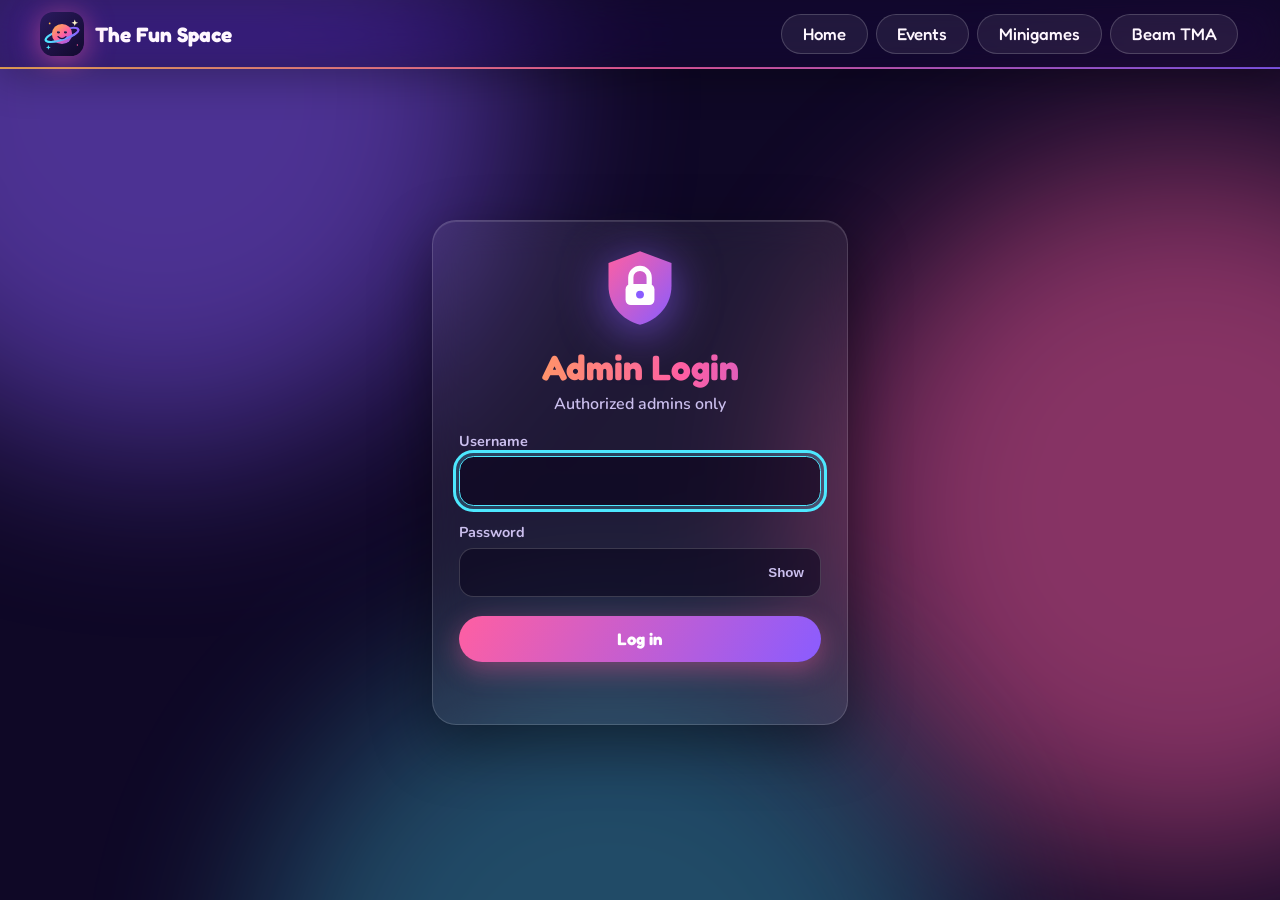
<file: login.html>
<!DOCTYPE html>
<html lang="en"><head>
<meta charset="utf-8"><meta name="viewport" content="width=device-width, initial-scale=1">
<meta name="robots" content="noindex,nofollow">
<title>Admin Login - The Fun Space</title>
<link rel="icon" href="logo.svg" type="image/svg+xml">
<link href="https://fonts.googleapis.com/css2?family=Fredoka:wght@500;700&family=Nunito:wght@500;700;800&display=swap" rel="stylesheet">
<link rel="stylesheet" href="auth.css">
<style>
main{display:grid;place-items:center;min-height:calc(100vh - var(--topbar-h,72px) - 4.5rem)}
.card{width:min(26rem,92vw);text-align:center}
.shield{width:84px;height:84px;margin:0 auto .6rem;filter:drop-shadow(0 8px 24px rgba(138,92,255,.7));animation:float 4s ease-in-out infinite}
@keyframes float{50%{translate:0 -8px}}
h1{font-size:2.2rem}.sub{color:var(--muted);font-weight:600;margin-top:.3rem}
form{text-align:left}.pw{position:relative}.pw button{position:absolute;right:.5rem;top:50%;translate:0 -50%;background:none;border:0;color:var(--muted);font-weight:800;cursor:pointer;padding:.4rem .6rem}
.btn.full{width:100%;margin-top:1.2rem}
</style></head>
<body>
<div class="aurora" aria-hidden="true"><i></i><i></i><i></i></div>
<main>
  <section class="card" id="card">
    <svg class="shield" viewBox="0 0 64 64" aria-hidden="true"><defs><linearGradient id="g" x1="0" y1="0" x2="1" y2="1"><stop offset="0" stop-color="#ff5fa2"/><stop offset="1" stop-color="#8a5cff"/></linearGradient></defs>
      <path d="M32 4 56 13v17c0 15-10 26-24 30C18 56 8 45 8 30V13z" fill="url(#g)"/><rect x="21" y="29" width="22" height="16" rx="4" fill="#fff"/>
      <path d="M25 29v-5a7 7 0 0 1 14 0v5" fill="none" stroke="#fff" stroke-width="4" stroke-linecap="round"/><circle cx="32" cy="37" r="3" fill="#8a5cff"/></svg>
    <h1 class="grad">Admin Login</h1><p class="sub">Authorized admins only</p>
    <form id="f" autocomplete="on">
      <label for="u">Username</label><input id="u" name="username" autocomplete="username" maxlength="40" required autofocus>
      <label for="p">Password</label>
      <div class="pw"><input id="p" name="password" type="password" autocomplete="current-password" maxlength="200" required><button type="button" id="eye" aria-label="Show password">Show</button></div>
      <button class="btn full" id="go">Log in</button>
      <div class="msg" id="msg" role="alert"></div>
    </form>
  </section>
</main>
<script src="topbar.js"></script>
<script>
const $=id=>document.getElementById(id),F=window.FunSpace;
if(sessionStorage.getItem('fs_token'))location.replace('admin.html');
$('eye').onclick=()=>{const s=$('p').type==='password';$('p').type=s?'text':'password';$('eye').textContent=s?'Hide':'Show'};
function fail(t){$('msg').textContent=t;$('card').classList.remove('shake');void $('card').offsetWidth;$('card').classList.add('shake')}
$('f').onsubmit=async e=>{
  e.preventDefault();$('msg').textContent='';
  if(!F.api)return fail('The admin backend is not connected yet (see setup instructions).');
  $('go').disabled=true;
  try{
    const r=await fetch(F.api+'/api/login',{method:'POST',headers:{'Content-Type':'application/json'},body:JSON.stringify({username:$('u').value.trim(),password:$('p').value})});
    const d=await r.json().catch(()=>({}));
    if(!r.ok)throw new Error(d.error||'Login failed');
    sessionStorage.setItem('fs_token',d.token);location.href='admin.html';
  }catch(x){fail(x instanceof TypeError?'Could not reach the server.':x.message)}
  finally{$('go').disabled=false;$('p').value=''}
};
</script></body></html>
</file>
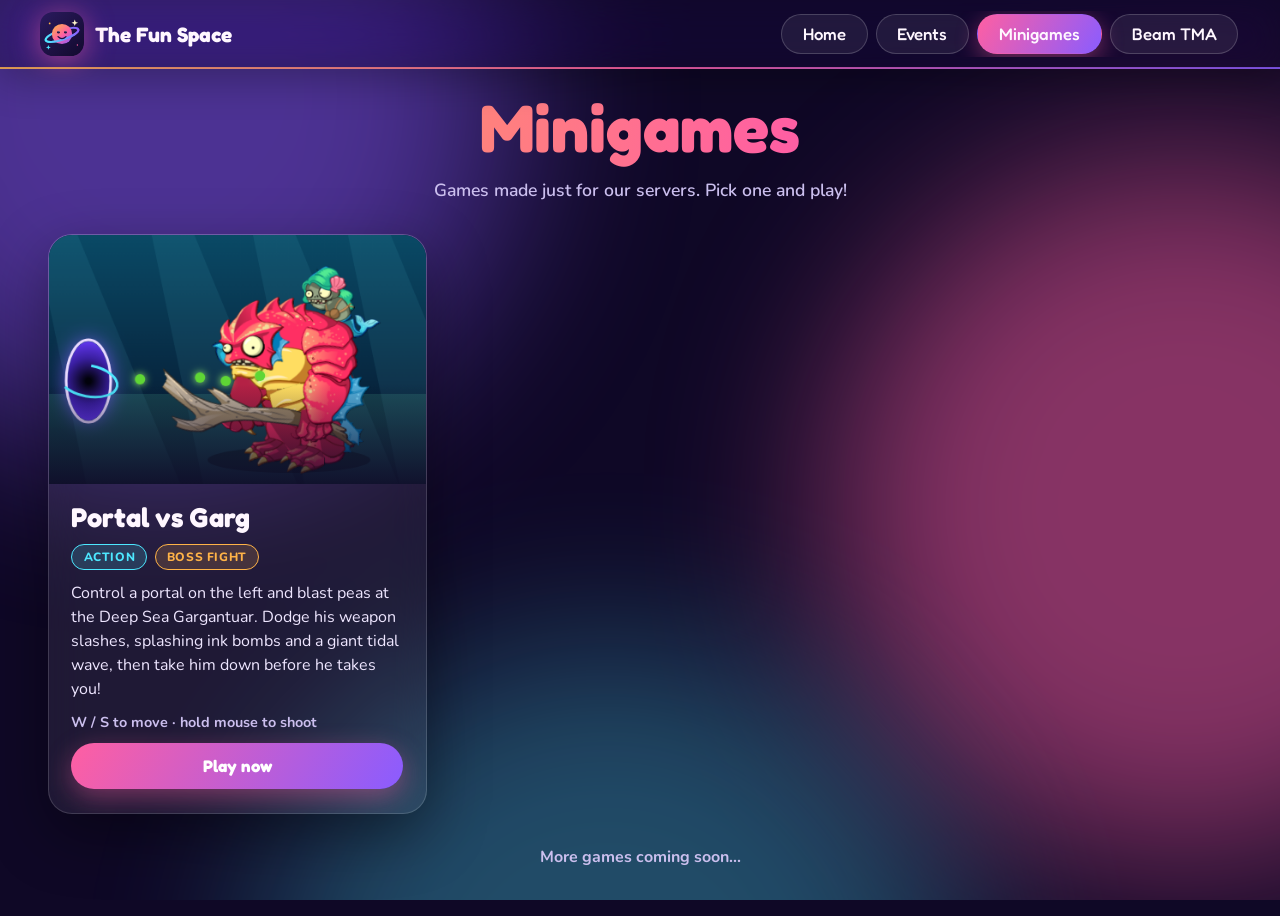
<file: minigames.html>
<!DOCTYPE html>
<html lang="en"><head>
<meta charset="utf-8"><meta name="viewport" content="width=device-width, initial-scale=1">
<title>Minigames - The Fun Space</title>
<meta name="description" content="Playable games made for The Fun Space">
<link rel="icon" href="logo.svg" type="image/svg+xml">
<link href="https://fonts.googleapis.com/css2?family=Fredoka:wght@500;700&family=Nunito:wght@500;700;800&display=swap" rel="stylesheet">
<link rel="stylesheet" href="auth.css">
<style>
.wrap{width:min(74rem,94vw);margin:0 auto}
.top{text-align:center;margin-bottom:2rem}
.top h1{font-size:clamp(2.4rem,7vw,4.2rem);line-height:1.05;padding-bottom:.1em}.top p{color:var(--muted);font-weight:600;margin-top:.5rem;font-size:1.1rem}
.cards{display:grid;gap:1.5rem;grid-template-columns:repeat(auto-fill,minmax(min(100%,22rem),1fr))}
.game{padding:0;overflow:hidden;display:flex;flex-direction:column;transition:transform .3s cubic-bezier(.2,1.4,.4,1),box-shadow .3s;animation-delay:calc(var(--i)*90ms)}
.game:hover{transform:translateY(-8px) rotate(-.4deg);box-shadow:0 28px 70px rgba(138,92,255,.45),inset 0 1px 0 rgba(255,255,255,.15)}
.shot{position:relative;line-height:0;background:#06304a}
.shot canvas{width:100%;height:auto;display:block}
.shot::after{content:"";position:absolute;inset:auto 0 0;height:40%;background:linear-gradient(transparent,rgba(15,8,38,.85))}
.body{padding:1.2rem 1.4rem 1.5rem;display:flex;flex-direction:column;gap:.7rem;flex:1}
.body h2{font-size:1.7rem;line-height:1.1}
.body p{color:#eee6ff;line-height:1.5}
.tags{display:flex;flex-wrap:wrap;gap:.45rem}.tag{font-size:.75rem;font-weight:800;letter-spacing:.05em;text-transform:uppercase;padding:.25rem .7rem;border-radius:999px;background:rgba(77,232,255,.16);border:1px solid var(--cyan);color:var(--cyan)}
.tag.k{background:rgba(255,179,71,.16);border-color:var(--amber);color:var(--amber)}
.ctl{font-size:.9rem;color:var(--muted);font-weight:700}
.play{margin-top:auto;text-align:center;text-decoration:none;display:block}
.more{margin-top:2rem;text-align:center;color:var(--muted);font-weight:700}
</style></head>
<body>
<div class="aurora" aria-hidden="true"><i></i><i></i><i></i></div>
<div class="wrap">
  <div class="top"><h1 class="grad">Minigames</h1><p>Games made just for our servers. Pick one and play!</p></div>
  <div class="cards" id="cards"></div>
  <p class="more">More games coming soon...</p>
</div>
<script src="topbar.js"></script>
<script src="garg-rig.js"></script>
<script>
/* ===== ADD NEW GAMES HERE: one object per game ===== */
const GAMES=[
  {title:'Portal vs Garg',href:'garg-battle.html',preview:'garg',tags:['Action','Boss fight'],
   desc:'Control a portal on the left and blast peas at the Deep Sea Gargantuar. Dodge his weapon slashes, splashing ink bombs and a giant tidal wave, then take him down before he takes you!',
   controls:'W / S to move  ·  hold mouse to shoot'}
];
const esc=s=>String(s).replace(/[&<>"']/g,c=>({'&':'&amp;','<':'&lt;','>':'&gt;','"':'&quot;',"'":'&#39;'}[c]));
const previews=[];
$cards=document.getElementById('cards');
$cards.innerHTML=GAMES.map((g,i)=>`<article class="card game" style="--i:${i}">
  <a class="shot" href="${esc(g.href)}" aria-label="Play ${esc(g.title)}"><canvas width="440" height="290" data-prev="${esc(g.preview||'')}"></canvas></a>
  <div class="body"><h2>${esc(g.title)}</h2><div class="tags">${g.tags.map((t,j)=>`<span class="tag${j?' k':''}">${esc(t)}</span>`).join('')}</div>
  <p>${esc(g.desc)}</p><div class="ctl">${esc(g.controls)}</div>
  <a class="btn play" href="${esc(g.href)}">Play now</a></div></article>`).join('');
// live preview of the garg rig on the Portal vs Garg card
function setup(cv){
  const x=cv.getContext('2d'),t0=performance.now();
  function frame(now){
    const t=(now-t0)/1000,g=document.createElement;
    let gr=ctxGrad(x);x.fillStyle=gr;x.fillRect(0,0,440,290);
    x.fillStyle='rgba(23,69,79,.9)';x.fillRect(0,185,440,105);
    x.fillStyle='rgba(120,230,255,.07)';for(let i=0;i<4;i++){const bx=i*130-30+Math.sin(t*.3+i)*20;x.beginPath();x.moveTo(bx,0);x.lineTo(bx+50,0);x.lineTo(bx+170,290);x.lineTo(bx+60,290);x.fill()}
    const cyc=t%6,atk=cyc<1.8?cyc/1.8:-1,groan=cyc>3.4&&cyc<5?Math.sin((cyc-3.4)/1.6*Math.PI):0;
    x.fillStyle='rgba(0,0,0,.35)';x.beginPath();x.ellipse(280,262,95,15,0,0,6.3);x.fill();
    GargRig.draw(x,GargRig.pose({t,atk,groan}),285,262,.62,0);
    // portal
    x.save();x.translate(46,170);x.shadowColor='#7a5cff';x.shadowBlur=26;const pg=x.createRadialGradient(0,0,3,0,0,50);pg.addColorStop(0,'#02020c');pg.addColorStop(.5,'#3a1fa0');pg.addColorStop(1,'#6a3cff');x.fillStyle=pg;x.beginPath();x.ellipse(0,0,24,46,0,0,6.3);x.fill();x.shadowBlur=0;
    x.strokeStyle='#e9d9ff';x.lineWidth=3;x.beginPath();x.ellipse(0,0,26,48,0,0,6.3);x.stroke();x.rotate(t*2);x.strokeStyle='#4de8ff';x.beginPath();x.ellipse(0,0,18,34,0,0,4);x.stroke();x.restore();
    // a few peas flying across
    x.fillStyle='#5fd635';x.shadowColor='#9dff6a';x.shadowBlur=10;for(let i=0;i<4;i++){const px=80+((t*260+i*70)%170);x.beginPath();x.arc(px,170-i*2,6,0,6.3);x.fill()}x.shadowBlur=0;
    requestAnimationFrame(frame);
  }
  GargRig.load().then(()=>requestAnimationFrame(frame));
}
function ctxGrad(x){const g=x.createLinearGradient(0,0,0,290);g.addColorStop(0,'#0a4a66');g.addColorStop(.6,'#07263f');g.addColorStop(1,'#030a18');return g}
document.querySelectorAll('canvas[data-prev="garg"]').forEach(setup);
</script></body></html>
</file>
<file: auth.css>
/* Shared styles for login.html and admin.html */
:root{--bg:#0f0826;--ink:#fff7ff;--muted:#cbbfee;--pink:#ff5fa2;--amber:#ffb347;--cyan:#4de8ff;--violet:#8a5cff;--bad:#ff6b81;--ok:#5dffb0;
  --display:"Fredoka","Trebuchet MS",system-ui,sans-serif;--body:"Nunito",system-ui,-apple-system,"Segoe UI",sans-serif}
*{box-sizing:border-box;margin:0}
body{min-height:100vh;background:var(--bg);color:var(--ink);font-family:var(--body);padding-top:calc(var(--topbar-h,72px) + 1.5rem);padding-bottom:3rem;overflow-x:hidden}
.aurora{position:fixed;inset:0;overflow:hidden;z-index:-1}
.aurora i{position:absolute;width:55vmax;height:55vmax;border-radius:50%;filter:blur(90px);opacity:.5;animation:drift 24s ease-in-out infinite alternate}
.aurora i:nth-child(1){background:var(--violet);left:-15vmax;top:-20vmax}
.aurora i:nth-child(2){background:var(--pink);right:-20vmax;top:12vmax;animation-delay:-8s}
.aurora i:nth-child(3){background:var(--cyan);left:20vmax;bottom:-35vmax;opacity:.3;animation-delay:-14s}
@keyframes drift{to{transform:translate(10vmax,8vmax) scale(1.2) rotate(30deg)}}
h1,h2{font-family:var(--display)}
.grad{background:linear-gradient(100deg,var(--amber),var(--pink),var(--violet),var(--cyan),var(--amber));background-size:250% 100%;
  -webkit-background-clip:text;background-clip:text;color:transparent;animation:shine 8s linear infinite}
@keyframes shine{to{background-position:-250% 0}}
.card{background:rgba(255,255,255,.07);border:1px solid rgba(255,255,255,.15);border-radius:1.5rem;padding:1.6rem;
  backdrop-filter:blur(18px);-webkit-backdrop-filter:blur(18px);box-shadow:0 20px 60px rgba(0,0,0,.4),inset 0 1px 0 rgba(255,255,255,.12);
  animation:rise .7s cubic-bezier(.2,1.2,.4,1) both}
@keyframes rise{from{transform:translateY(24px);opacity:0}}
label{display:block;font-weight:700;font-size:.9rem;color:var(--muted);margin:1rem 0 .35rem}
input,select,textarea{width:100%;font:inherit;font-weight:600;color:var(--ink);padding:.8rem 1rem;border-radius:.9rem;
  background:rgba(8,3,26,.55);border:1.5px solid rgba(255,255,255,.18);outline:none;transition:border-color .2s,box-shadow .2s}
textarea{resize:vertical;min-height:6rem}
select option{background:#1a0f40}
input:focus,select:focus,textarea:focus{border-color:var(--cyan);box-shadow:0 0 0 4px rgba(77,232,255,.2)}
.btn{font-family:var(--display);font-weight:700;font-size:1.05rem;color:#fff;cursor:pointer;border:0;border-radius:999px;padding:.8rem 1.6rem;
  background:linear-gradient(120deg,var(--pink),var(--violet));box-shadow:0 8px 26px rgba(255,95,162,.4);transition:transform .2s cubic-bezier(.2,1.6,.4,1),box-shadow .2s,opacity .2s}
.btn:hover{transform:translateY(-2px);box-shadow:0 12px 32px rgba(255,95,162,.55)}
.btn:disabled{opacity:.5;pointer-events:none}
.btn.ghost{background:rgba(255,255,255,.1);box-shadow:none;border:1px solid rgba(255,255,255,.2)}
.btn.sm{font-size:.85rem;padding:.4rem .9rem}.btn.danger{background:rgba(255,107,129,.2);box-shadow:none;border:1px solid var(--bad);color:var(--bad)}
.msg{min-height:1.4rem;margin-top:.9rem;font-weight:700;color:var(--bad);font-size:.95rem}.msg.ok{color:var(--ok)}
.shake{animation:shake .4s}@keyframes shake{25%{translate:-8px}75%{translate:8px}}
.badge{display:inline-block;font-size:.78rem;font-weight:800;padding:.2rem .7rem;border-radius:999px;background:rgba(138,92,255,.35);border:1px solid var(--violet)}
.badge.l4{background:rgba(255,179,71,.25);border-color:var(--amber);color:var(--amber)}
.badge.l3{background:rgba(255,95,162,.25);border-color:var(--pink)}.badge.l1{background:rgba(77,232,255,.2);border-color:var(--cyan)}
.dot{display:inline-block;width:.6rem;height:.6rem;border-radius:50%;background:var(--ok);box-shadow:0 0 10px var(--ok);animation:pulse 1.8s infinite}
@keyframes pulse{50%{scale:1.5;opacity:.6}}
.scroll{overflow-x:auto}table{width:100%;border-collapse:collapse;font-size:.95rem}
th{text-align:left;color:var(--muted);font-size:.8rem;text-transform:uppercase;letter-spacing:.06em;padding:.5rem .7rem}
td{padding:.65rem .7rem;border-top:1px solid rgba(255,255,255,.1);white-space:nowrap}
tr.row{animation:rise .4s both}.mono{font-family:ui-monospace,Menlo,Consolas,monospace}
.toast{position:fixed;left:50%;bottom:1.5rem;translate:-50% 0;padding:.8rem 1.4rem;border-radius:999px;font-weight:700;background:#1d1250;border:1px solid var(--ok);
  box-shadow:0 10px 40px rgba(0,0,0,.5);animation:rise .4s both;z-index:50}.toast.bad{border-color:var(--bad)}
:focus-visible{outline:3px solid var(--cyan);outline-offset:3px}
@media (prefers-reduced-motion:reduce){*{animation:none!important;transition:none!important}}
</file>
